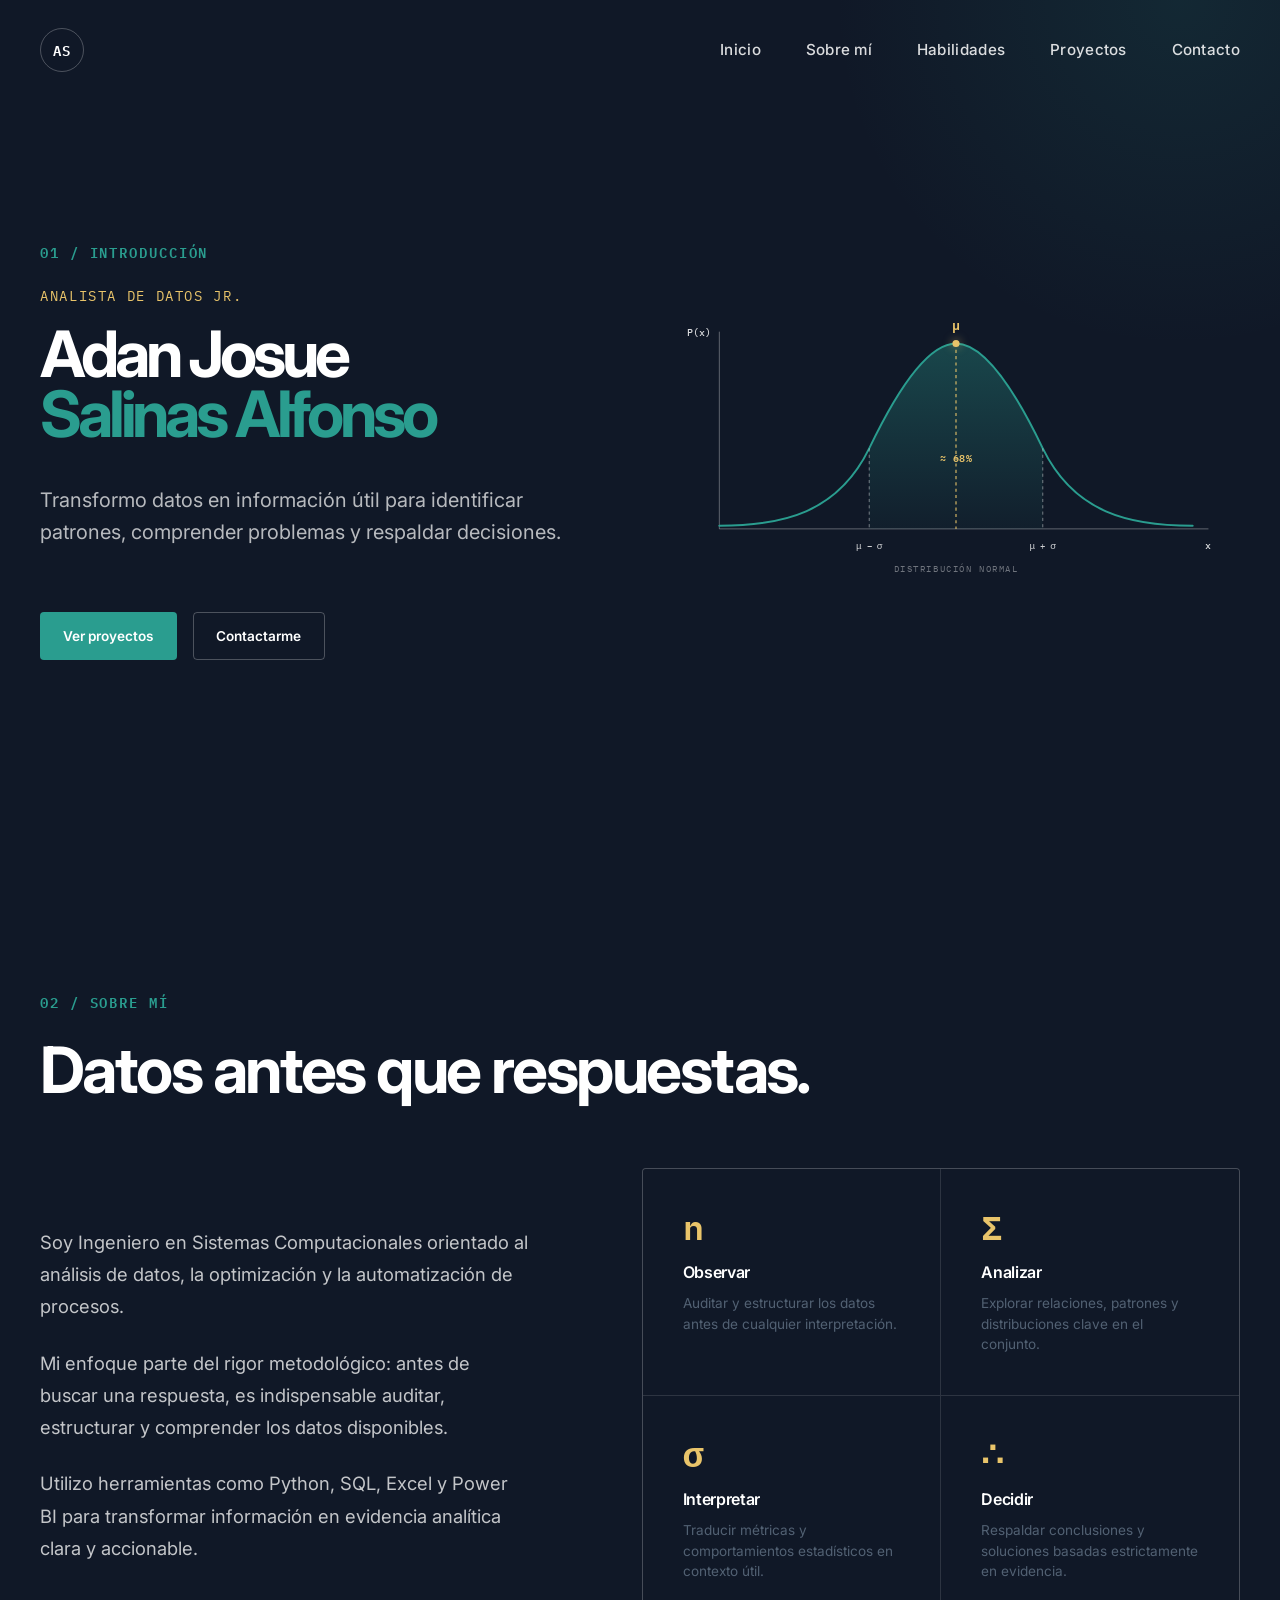
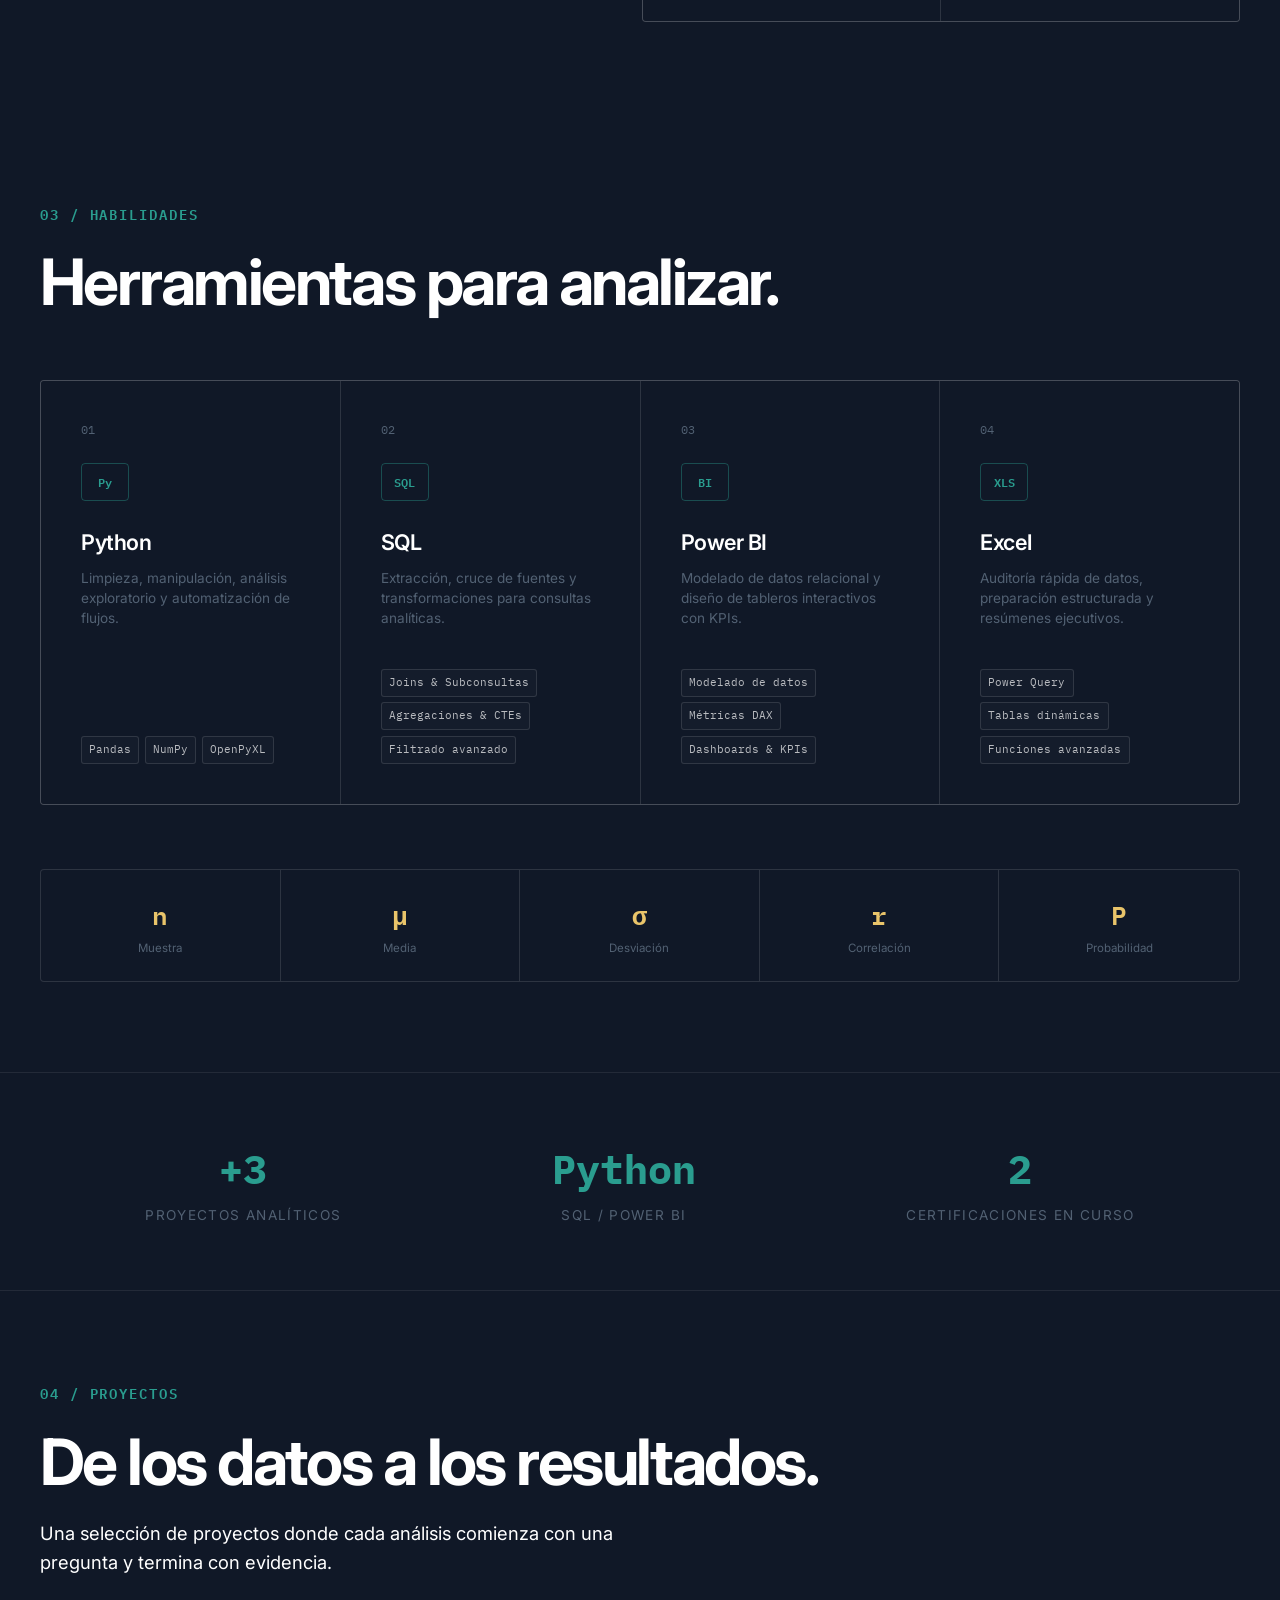
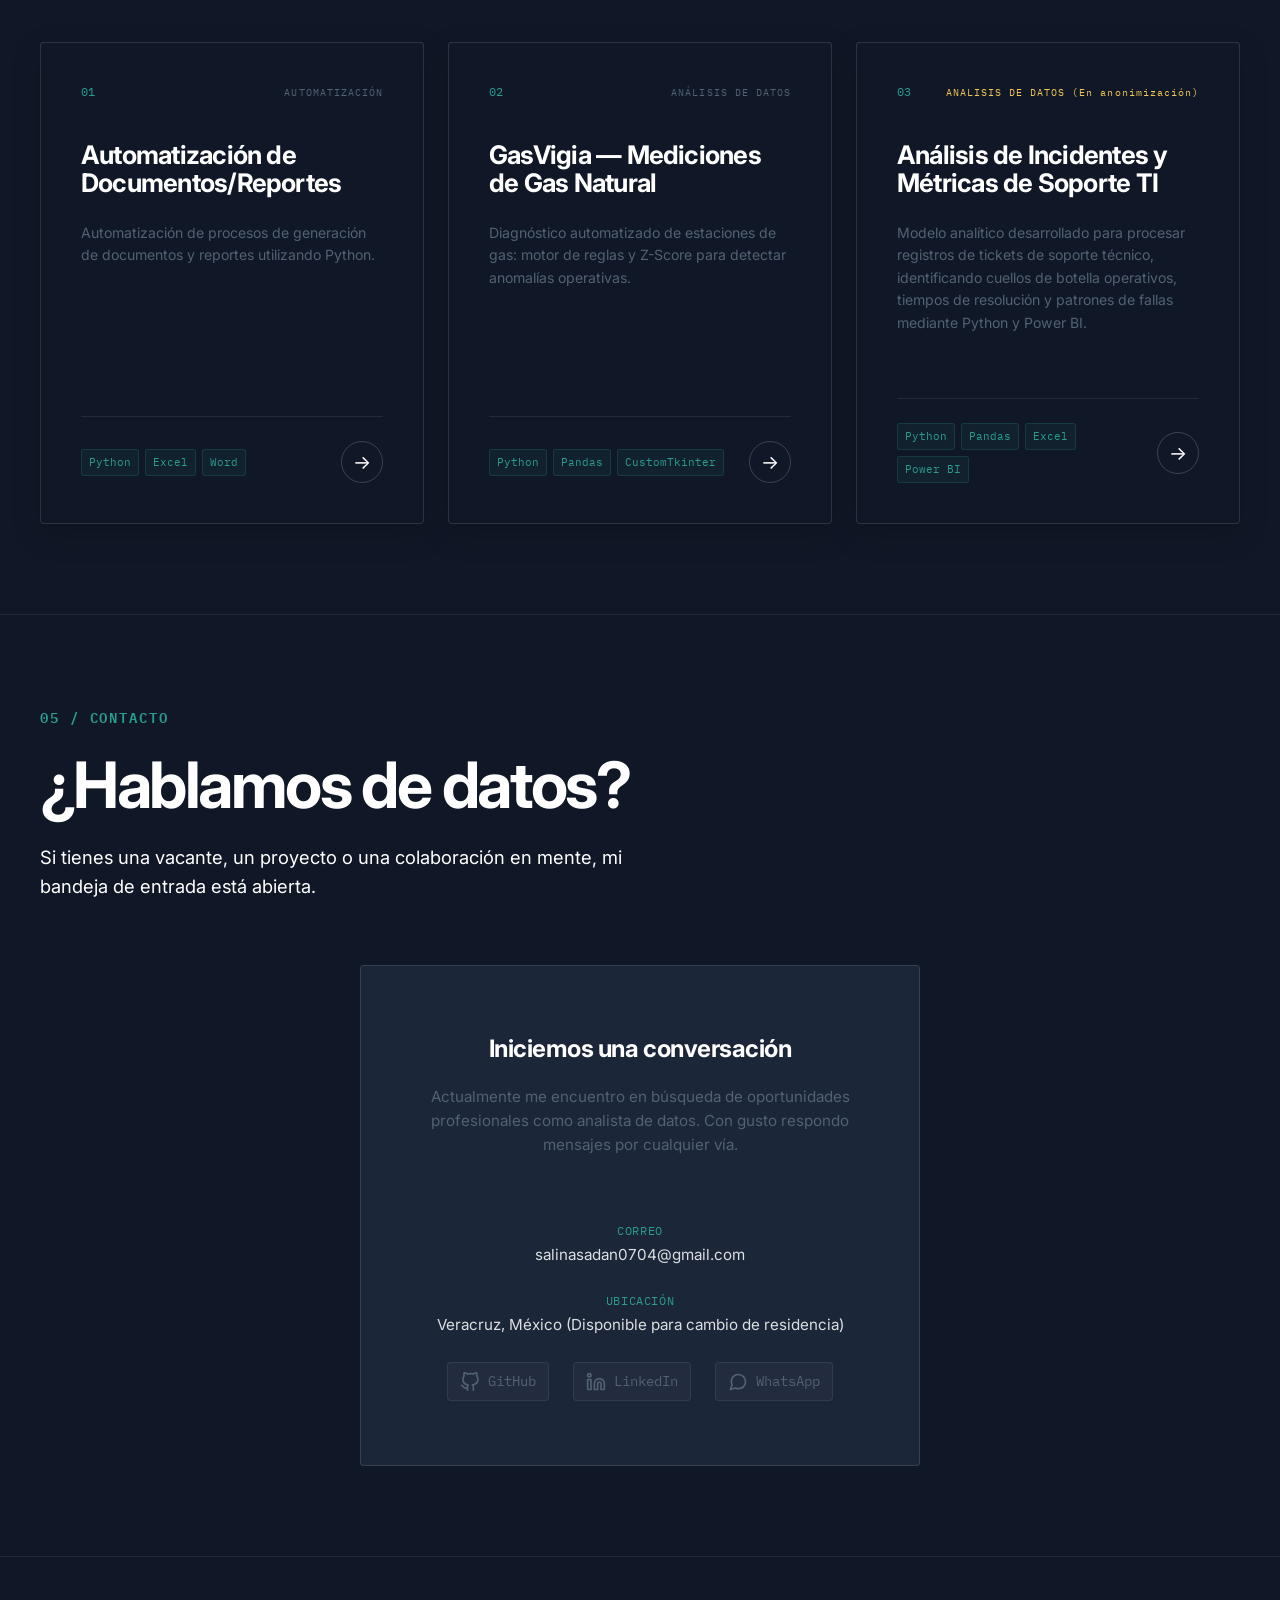
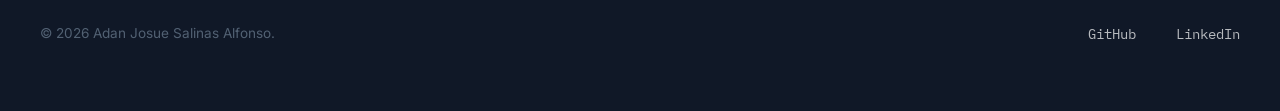
<file: index.html>
<!DOCTYPE html>
<html lang="es">
<head>
    <meta charset="UTF-8">
    <meta name="viewport" content="width=device-width, initial-scale=1.0">
    <meta name="description" content="Portafolio profesional de Adan Josue Salinas Alfonso, Analista de Datos Jr.">
    <meta name="author" content="Adan Josue Salinas Alfonso">
    <title>Adan Josue Salinas Alfonso | Analista de Datos Jr.</title>
    <!-- Tipografías -->
    <link rel="preconnect" href="https://fonts.googleapis.com">
    <link rel="preconnect" href="https://fonts.gstatic.com" crossorigin>
    <link href="https://fonts.googleapis.com/css2?family=IBM+Plex+Mono:wght@400;500;600&family=Inter:wght@400;500;600;700;800&display=swap" rel="stylesheet">
    <!-- Estilos -->
    <link rel="stylesheet" href="css/styles.css">
</head>

<body>

    <!-- ==========================================
        NAVEGACIÓN
    =========================================== -->
    <header class="site-header">
        <div class="container navbar">
            
            <a href="#" class="navbar__logo" aria-label="Inicio">AS</a>

            <!-- Menú de navegación desktop y mobile -->
            <nav class="navbar__nav" id="mobile-menu">
                <ul class="navbar__links">
                    <li><a href="#inicio">Inicio</a></li>
                    <li><a href="#sobre-mi">Sobre mí</a></li>
                    <li><a href="#habilidades">Habilidades</a></li>
                    <li><a href="#proyectos">Proyectos</a></li>
                    <li><a href="#contacto">Contacto</a></li>
                </ul>
            </nav>

            <!-- Botón Hamburguesa -->
            <button class="navbar__toggle" id="menu-toggle" aria-label="Abrir menú" aria-expanded="false">
                <span class="hamburger-bar"></span>
                <span class="hamburger-bar"></span>
                <span class="hamburger-bar"></span>
            </button>

        </div>
    </header>

    <main>

        <!-- ==========================================
        01. INICIO
        =========================================== -->

        <section id="inicio" class="hero section-dark">

            <div class="container hero__content">

                <div class="hero__text">

                    <span class="section-label">
                        01 / INTRODUCCIÓN
                    </span>

                    <p class="hero__eyebrow">
                        Analista de Datos Jr.
                    </p>

                    <h1>
                        Adan Josue
                        <span>Salinas Alfonso</span>
                    </h1>

                    <p class="hero__description">
                        Transformo datos en información útil para 
                        identificar patrones, comprender problemas 
                        y respaldar decisiones.
                    </p>

                    <div class="hero__actions">

                        <a href="#proyectos" class="button button--primary">
                            Ver proyectos
                        </a>

                        <a href="#contacto" class="button button--secondary">
                            Contactarme
                        </a>

                    </div>

                </div>

                <!-- Elemento matemático decorativo -->
                <div class="hero__visual">
                    <svg
                        class="gauss-chart"
                        viewBox="0 0 720 360"
                        xmlns="http://www.w3.org/2000/svg"
                        aria-label="Representación de una distribución normal"
                        role="img"
                    >
                        <defs>
                            <!-- Degradado suave para el área bajo la curva -->
                            <linearGradient id="gaussAreaGrad" x1="0" y1="0" x2="0" y2="1">
                                <stop offset="0%" stop-color="#2A9D8F" stop-opacity="0.35" />
                                <stop offset="100%" stop-color="#2A9D8F" stop-opacity="0.05" />
                            </linearGradient>
                        </defs>

                        <!-- Ejes X e Y -->
                        <line class="gauss-axis" x1="60" y1="280" x2="680" y2="280" />
                        <line class="gauss-axis" x1="60" y1="280" x2="60" y2="30" />

                        <!-- Etiquetas de ejes -->
                        <text class="gauss-axis-label" x="50" y="35" text-anchor="end">P(x)</text>
                        <text class="gauss-axis-label" x="680" y="305" text-anchor="middle">x</text>

                        <!-- Área sombreada del 68% (de μ-σ a μ+σ) coincidente con la curva -->
                        <path
                            class="gauss-area"
                            d="
                                M 250 280
                                L 250 178
                                C 285 105, 325 45, 360 45
                                C 395 45, 435 105, 470 178
                                L 470 280
                                Z
                            "
                        />

                        <!-- Curva normal completa -->
                        <path
                            class="gauss-curve"
                            d="
                                M 60 276
                                C 140 276, 210 260, 250 178
                                C 285 105, 325 45, 360 45
                                C 395 45, 435 105, 470 178
                                C 510 260, 580 276, 660 276
                            "
                        />

                        <!-- Líneas punteadas de delimitación (μ - σ y μ + σ) -->
                        <line class="gauss-deviation-line" x1="250" y1="178" x2="250" y2="280" />
                        <line class="gauss-deviation-line" x1="470" y1="178" x2="470" y2="280" />

                        <!-- Línea central de la media (μ) -->
                        <line class="gauss-mean-line" x1="360" y1="45" x2="360" y2="280" />
                        <circle class="gauss-mean-point" cx="360" cy="45" r="4.5" />

                        <!-- Etiquetas estadísticas -->
                        <text class="gauss-mean-label" x="360" y="28" text-anchor="middle">μ</text>
                        <text class="gauss-deviation-label" x="250" y="305" text-anchor="middle">μ − σ</text>
                        <text class="gauss-deviation-label" x="470" y="305" text-anchor="middle">μ + σ</text>

                        <text class="gauss-probability" x="360" y="195" text-anchor="middle">≈ 68%</text>
                        <text class="gauss-title" x="360" y="335" text-anchor="middle">DISTRIBUCIÓN NORMAL</text>
                    </svg>
                </div>
            </div>

        </section>


        <!-- ==========================================
        02. SOBRE MÍ
        =========================================== -->
        <section id="sobre-mi" class="about section-dark">

            <div class="container">

                <div class="section-heading">

                    <span class="section-label">
                        02 / SOBRE MÍ
                    </span>

                    <h2>
                        Datos antes que respuestas.
                    </h2>

                </div>


                <div class="about__grid">

                    <div class="about__text">

                        <p>
                            Soy Ingeniero en Sistemas Computacionales orientado al análisis 
                            de datos, la optimización y la automatización de procesos.
                        </p>

                        <p>
                            Mi enfoque parte del rigor metodológico: antes de buscar una respuesta, 
                            es indispensable auditar, estructurar y comprender los datos disponibles.
                        </p>

                        <p>
                            Utilizo herramientas como Python, SQL, Excel y Power BI para transformar 
                            información en evidencia analítica clara y accionable.
                        </p>

                    </div>


                    <div class="about__principles">

                        <article class="principle-card">

                            <span class="principle-card__symbol">
                                n
                            </span>

                            <h3>
                                Observar
                            </h3>

                            <p>
                                Auditar y estructurar los datos antes de cualquier interpretación.
                            </p>

                        </article>


                        <article class="principle-card">

                            <span class="principle-card__symbol">
                                &Sigma;
                            </span>

                            <h3>
                                Analizar
                            </h3>

                            <p>
                                Explorar relaciones, patrones y distribuciones clave en el conjunto.
                            </p>

                        </article>


                        <article class="principle-card">

                            <span class="principle-card__symbol">
                                &sigma;
                            </span>

                            <h3>
                                Interpretar
                            </h3>

                            <p>
                                Traducir métricas y comportamientos estadísticos en contexto útil.
                            </p>

                        </article>


                        <article class="principle-card">

                            <span class="principle-card__symbol">
                                &#8756;
                            </span>

                            <h3>
                                Decidir
                            </h3>

                            <p>
                                Respaldar conclusiones y soluciones basadas estrictamente en evidencia.
                            </p>

                        </article>

                    </div>

                </div>

            </div>

        </section>


        <!-- ==========================================
        03. HABILIDADES
        =========================================== -->
        <section id="habilidades" class="skills section-dark">

            <div class="container">

                <div class="section-heading">

                    <span class="section-label">
                        03 / HABILIDADES
                    </span>

                    <h2>
                        Herramientas para analizar.
                    </h2>

                </div>


                <div class="skills__grid">

                    <!-- Python -->
                    <article class="skill-card">

                        <span class="skill-card__number">
                            01
                        </span>

                        <div class="skill-card__icon">
                            Py
                        </div>

                        <h3>
                            Python
                        </h3>

                        <p>
                            Limpieza, manipulación, análisis exploratorio 
                            y automatización de flujos.
                        </p>

                        <ul class="skill-card__tools">

                            <li>Pandas</li>
                            <li>NumPy</li>
                            <li>OpenPyXL</li>

                        </ul>

                    </article>


                    <!-- SQL -->
                    <article class="skill-card">

                        <span class="skill-card__number">
                            02
                        </span>

                        <div class="skill-card__icon">
                            SQL
                        </div>

                        <h3>
                            SQL
                        </h3>

                        <p>
                            Extracción, cruce de fuentes y transformaciones 
                            para consultas analíticas.
                        </p>

                        <ul class="skill-card__tools">

                            <li>Joins & Subconsultas</li>
                            <li>Agregaciones & CTEs</li>
                            <li>Filtrado avanzado</li>

                        </ul>

                    </article>


                    <!-- Power BI -->
                    <article class="skill-card">

                        <span class="skill-card__number">
                            03
                        </span>

                        <div class="skill-card__icon">
                            BI
                        </div>

                        <h3>
                            Power BI
                        </h3>

                        <p>
                            Modelado de datos relacional y diseño 
                            de tableros interactivos con KPIs.
                        </p>

                        <ul class="skill-card__tools">

                            <li>Modelado de datos</li>
                            <li>Métricas DAX</li>
                            <li>Dashboards & KPIs</li>

                        </ul>

                    </article>


                    <!-- Excel -->
                    <article class="skill-card">

                        <span class="skill-card__number">
                            04
                        </span>

                        <div class="skill-card__icon">
                            XLS
                        </div>

                        <h3>
                            Excel
                        </h3>

                        <p>
                            Auditoría rápida de datos, preparación 
                            estructurada y resúmenes ejecutivos.
                        </p>

                        <ul class="skill-card__tools">

                            <li>Power Query</li>
                            <li>Tablas dinámicas</li>
                            <li>Funciones avanzadas</li>

                        </ul>

                    </article>

                </div>


                <!-- Lenguaje estadístico -->
                <div class="statistics-strip">

                    <div>
                        <span>n</span>
                        <small>Muestra</small>
                    </div>

                    <div>
                        <span>μ</span>
                        <small>Media</small>
                    </div>

                    <div>
                        <span>σ</span>
                        <small>Desviación</small>
                    </div>

                    <div>
                        <span>r</span>
                        <small>Correlación</small>
                    </div>

                    <div>
                        <span>P</span>
                        <small>Probabilidad</small>
                    </div>

                </div>

            </div>

        </section>

        <!-- ==========================================
        DIVISOR DE IMPACTO (Reemplazo del div vacío)
        =========================================== -->
        <div class="impact-divider">
            <div class="container">
                <div class="impact-stats">
                    <div class="stat-item">
                        <span class="stat-number">+3</span>
                        <p>Proyectos Analíticos</p>
                    </div>
                    <div class="stat-item">
                        <span class="stat-number">Python</span>
                        <p>SQL / Power BI</p>
                    </div>
                    <div class="stat-item">
                        <span class="stat-number">2</span>
                        <p>Certificaciones en curso</p>
                    </div>
                </div>
            </div>
        </div>


        <!-- ==========================================
        04. PROYECTOS
        =========================================== -->
        <section id="proyectos" class="projects section-dark">

            <div class="container">

                <div class="section-heading">

                    <span class="section-label">
                        04 / PROYECTOS
                    </span>

                    <h2>
                        De los datos a los resultados.
                    </h2>

                    <p>
                        Una selección de proyectos donde cada análisis
                        comienza con una pregunta y termina con evidencia.
                    </p>

                </div>


                <div class="projects__grid">

                    <!-- Proyecto 01 -->
                    <article class="project-card">

                        <div class="project-card__header">
                            <span class="project-card__number">01</span>
                            <span class="project-card__type">AUTOMATIZACIÓN</span>
                        </div>

                        <div class="project-card__content">
                            <h3>
                                Automatización
                                de Documentos/Reportes
                            </h3>
                            <p>
                                Automatización de procesos de
                                generación de documentos y reportes
                                utilizando Python.
                            </p>
                        </div>

                        <div class="project-card__footer">
                            <ul class="project-card__tags">
                                <li>Python</li>
                                <li>Excel</li>
                                <li>Word</li>
                            </ul>

                            <a
                                href="pages/proyecto_automatizacion.html"
                                class="project-card__link"
                                aria-label="Ver proyecto de automatización"
                            >
                                →
                            </a>
                        </div>

                    </article>

                    <!-- Proyecto 01 -->


                    <!-- Proyecto 02 -->
                    <article class="project-card">

                        <div class="project-card__header">
                            <span class="project-card__number">02</span>
                            <span class="project-card__type">ANÁLISIS DE DATOS</span>
                        </div>

                        <div class="project-card__content">
                            <h3>
                                GasVigia — Mediciones de Gas Natural
                            </h3>
                            <p>
                                Diagnóstico automatizado de estaciones de
                                gas: motor de reglas y Z-Score para
                                detectar anomalías operativas.
                            </p>
                        </div>

                        <div class="project-card__footer">
                            <ul class="project-card__tags">
                                <li>Python</li>
                                <li>Pandas</li>
                                <li>CustomTkinter</li>
                            </ul>

                            <a
                                href="pages/proyecto_medgas.html"
                                class="project-card__link"
                                aria-label="Ver proyecto Medicion de Gas Natural"
                            >
                                →
                            </a>
                        </div>

                    </article>


                    <!-- Proyecto 03 -->
                    <article class="project-card">

                        <div class="project-card__header">
                            <span class="project-card__number">03</span>
                            <span class="project-card__type" style="color: #f3c653;">ANALISIS DE DATOS (En anonimización)</span>
                        </div>

                            <div class="project-card__content">
                            <h3>
                                Análisis de Incidentes y Métricas de Soporte TI
                            </h3>
                            <p>
                                Modelo analítico desarrollado para procesar registros de tickets de soporte técnico, identificando cuellos de botella operativos, tiempos de resolución y patrones de fallas mediante Python y Power BI.
                            </p>
                        </div>

                        <div class="project-card__footer">
                            <ul class="project-card__tags">
                                <li>Python</li>
                                <li>Pandas</li>
                                <li>Excel</li>
                                <li>Power BI</li>
                            </ul>

                            <a
                                href="pages/proyecto_soporte_ti.html"
                                class="project-card__link"
                                aria-label="Ver proyecto Soporte TI"
                            >
                                →
                            </a>
                        </div>

                    </article>

                </div>

            </div>

        </section>

        <!-- ==========================================
        05. CONTACTO
        =========================================== -->
        <section id="contacto" class="contact section-dark">

            <div class="container">

                <div class="section-heading">

                    <span class="section-label">
                        05 / CONTACTO
                    </span>

                    <h2>
                        ¿Hablamos de datos?
                    </h2>

                    <p>
                        Si tienes una vacante, un proyecto o una colaboración 
                        en mente, mi bandeja de entrada está abierta.
                    </p>

                </div>


                <div class="contact__grid">

                    <!-- Información de contacto directa -->
                    <div class="contact__info">

                        <h3>Iniciemos una conversación</h3>
                        
                        <p>
                            Actualmente me encuentro en búsqueda de oportunidades profesionales 
                            como analista de datos. Con gusto respondo mensajes por cualquier vía.
                        </p>

                        <div class="contact__details">

                            <div class="contact__item">
                                <span class="contact__item-label">Correo</span>
                                <a href="mailto:contacto@example.com">salinasadan0704@gmail.com</a>
                            </div>

                            <div class="contact__item">
                                <span class="contact__item-label">Ubicación</span>
                                <span>Veracruz, México (Disponible para cambio de residencia)</span>
                            </div>

                            <!-- Redes Sociales / Contacto Directo con Iconos SVG -->
                            <div class="social-links-container">
                                <!-- GitHub -->
                                <a href="https://github.com/AdanAlfonso" target="_blank" rel="noopener" class="social-icon-link" aria-label="GitHub">
                                    <svg class="social-svg" viewBox="0 0 24 24" width="20" height="20" stroke="currentColor" stroke-width="2" fill="none" stroke-linecap="round" stroke-linejoin="round">
                                        <path d="M9 19c-5 1.5-5-2.5-7-3m14 6v-3.87a3.37 3.37 0 0 0-.94-2.61c3.14-.35 6.44-1.54 6.44-7A5.44 5.44 0 0 0 20 4.77 5.07 5.07 0 0 0 19.91 1S18.73.65 16 2.48a13.38 13.38 0 0 0-7 0C6.27.65 5.09 1 5.09 1A5.07 5.07 0 0 0 5 4.77a5.44 5.44 0 0 0-1.5 3.78c0 5.42 3.3 6.61 6.44 7A3.37 3.37 0 0 0 9 18.13V22"></path>
                                    </svg>
                                    <span>GitHub</span>
                                </a>

                                <!-- LinkedIn -->
                                <a href="https://www.linkedin.com/in/adan-alfonso/" target="_blank" rel="noopener" class="social-icon-link" aria-label="LinkedIn">
                                    <svg class="social-svg" viewBox="0 0 24 24" width="20" height="20" stroke="currentColor" stroke-width="2" fill="none" stroke-linecap="round" stroke-linejoin="round">
                                        <path d="M16 8a6 6 0 0 1 6 6v7h-4v-7a2 2 0 0 0-2-2 2 2 0 0 0-2 2v7h-4v-7a6 6 0 0 1 6-6z"></path>
                                        <rect x="2" y="9" width="4" height="12"></rect>
                                        <circle cx="4" cy="4" r="2"></circle>
                                    </svg>
                                    <span>LinkedIn</span>
                                </a>

                                <!-- WhatsApp -->
                                <a href="https://wa.me/5219221220672?text=Hola%20Adan,%20vi%20tu%20portafolio%20y%20me%20gustaría%20contactarte." target="_blank" rel="noopener" class="social-icon-link social-whatsapp" aria-label="WhatsApp">
                                    <svg class="social-svg" viewBox="0 0 24 24" width="20" height="20" stroke="currentColor" stroke-width="2" fill="none" stroke-linecap="round" stroke-linejoin="round">
                                        <path d="M21 11.5a8.38 8.38 0 0 1-.9 3.8 8.5 8.5 0 0 1-7.6 4.7 8.38 8.38 0 0 1-3.8-.9L3 21l1.9-5.7a8.38 8.38 0 0 1-.9-3.8 8.5 8.5 0 0 1 4.7-7.6 8.38 8.38 0 0 1 3.8-.9h.5a8.48 8.48 0 0 1 8 8v.5z"></path>
                                    </svg>
                                    <span>WhatsApp</span>
                                </a>
                            </div>
                        </div>

                    </div>

                </div>

            </div>

        </section>

    </main>


    <!-- ==========================================
    FOOTER
    =========================================== -->
    <footer class="site-footer">

        <div class="container footer__container">

            <div class="footer__left">
                <p>&copy; 2026 Adan Josue Salinas Alfonso.</p>
            </div>

            <div class="footer__right">
                <ul class="footer__socials">
                    <li><a href="https://github.com/AdanAlfonso" target="_blank" rel="noopener">GitHub</a></li>
                    <li><a href="https://www.linkedin.com/in/adan-alfonso/" target="_blank" rel="noopener">LinkedIn</a></li>
                </ul>
            </div>

        </div>

    </footer>

    <!-- JavaScript -->
    <script src="js/menu.js"></script>

</body>

</html>
</file>
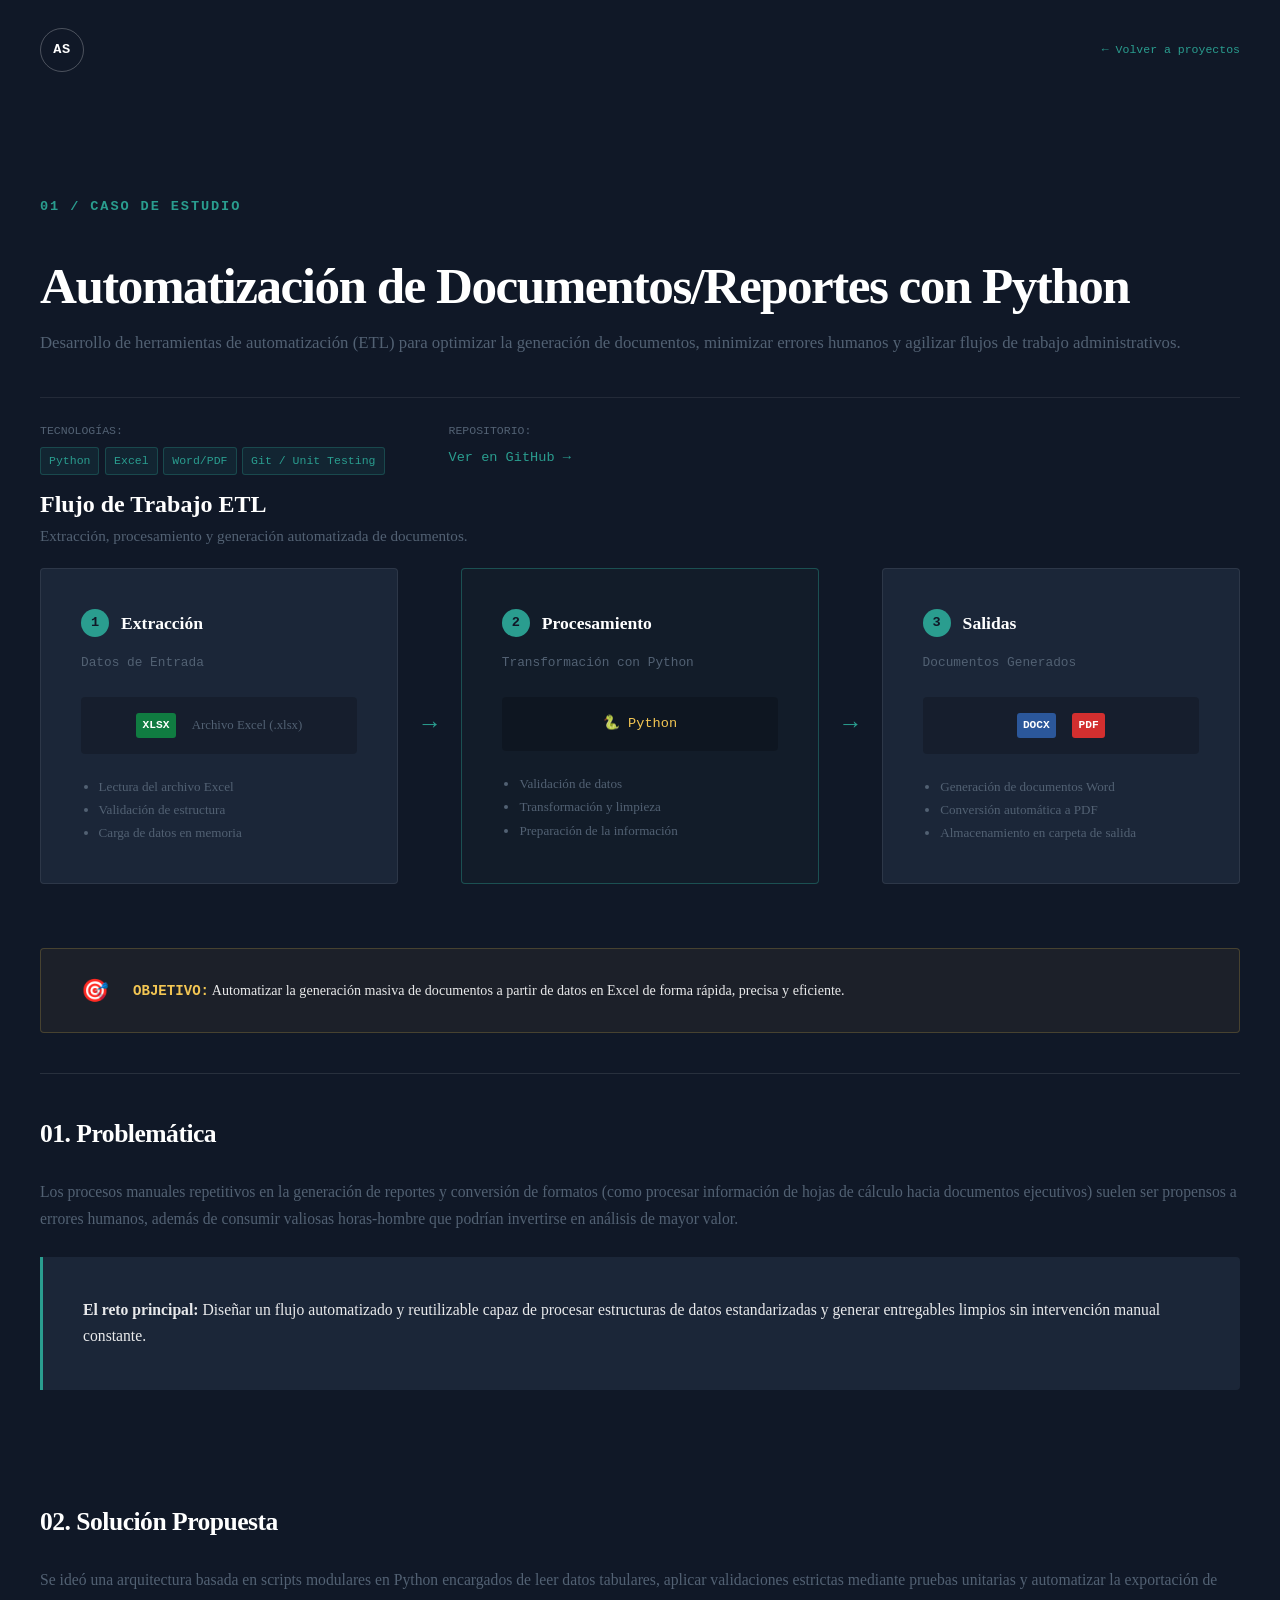
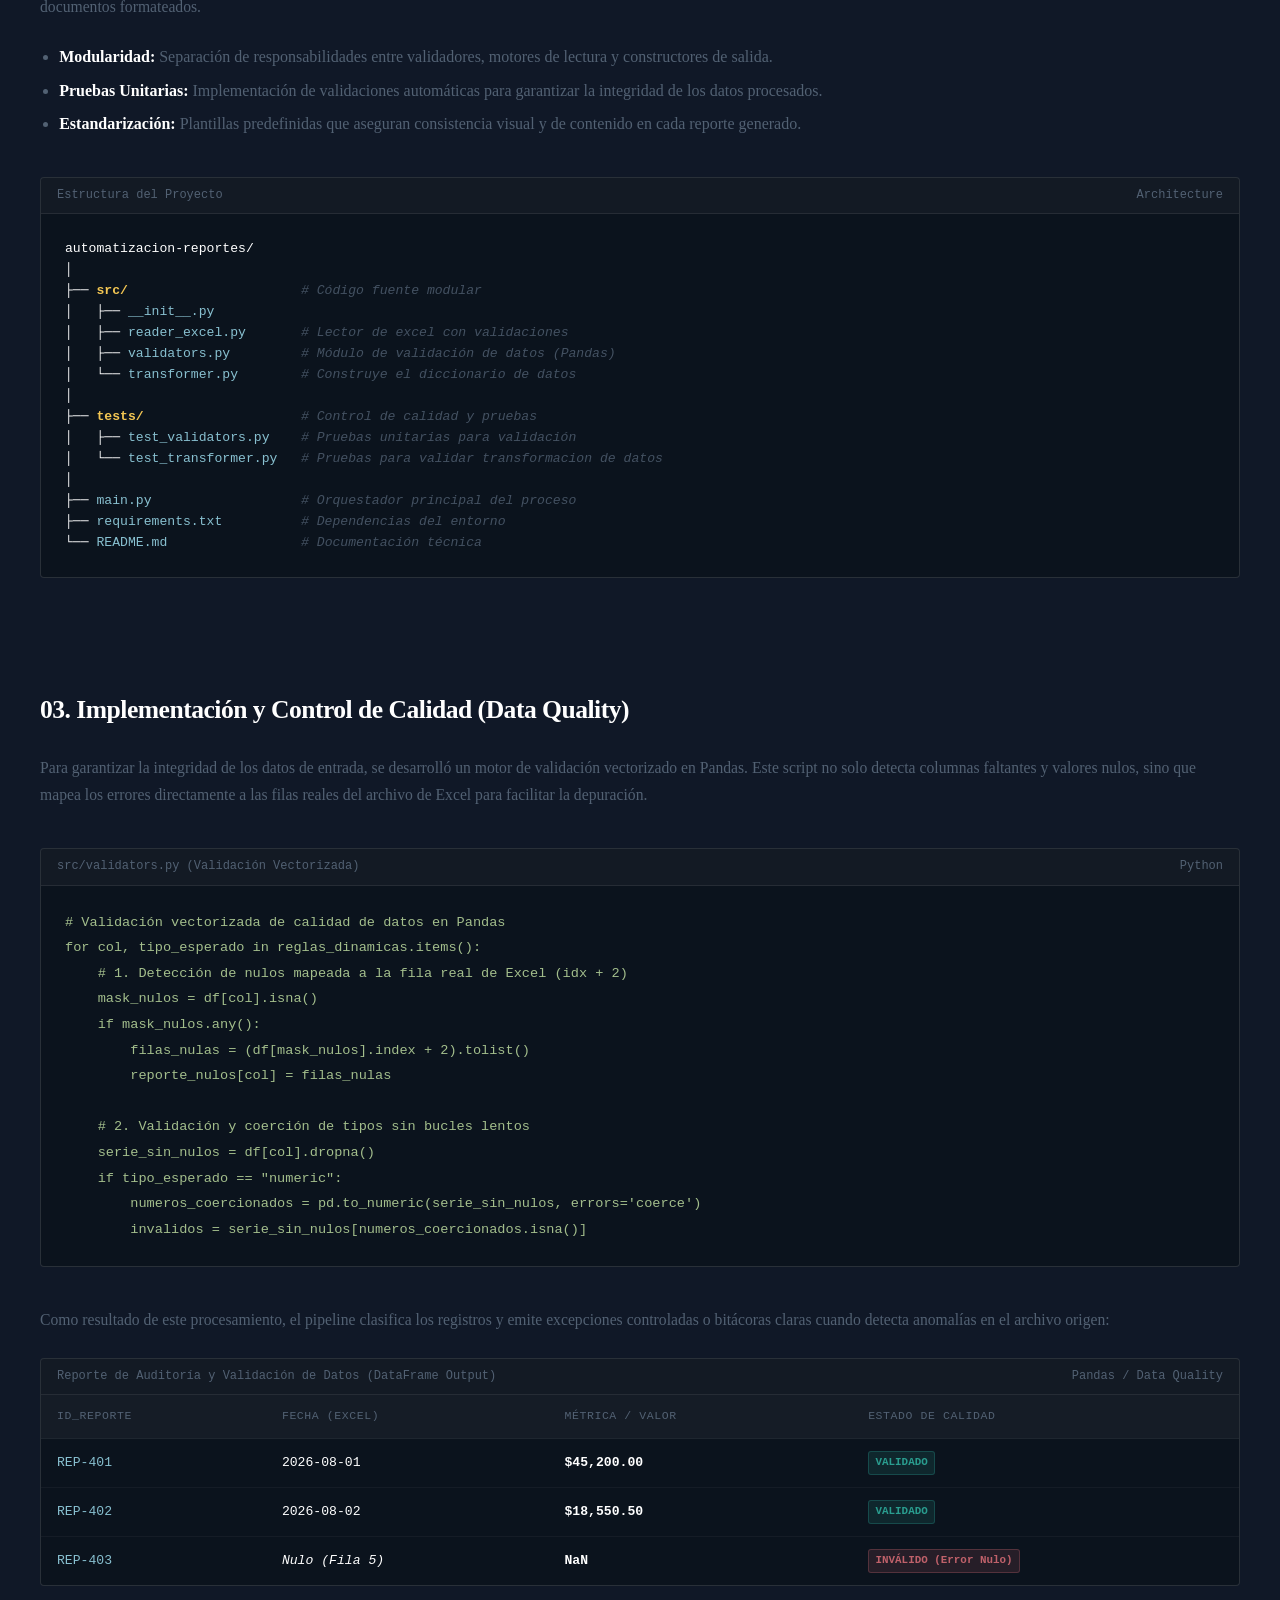
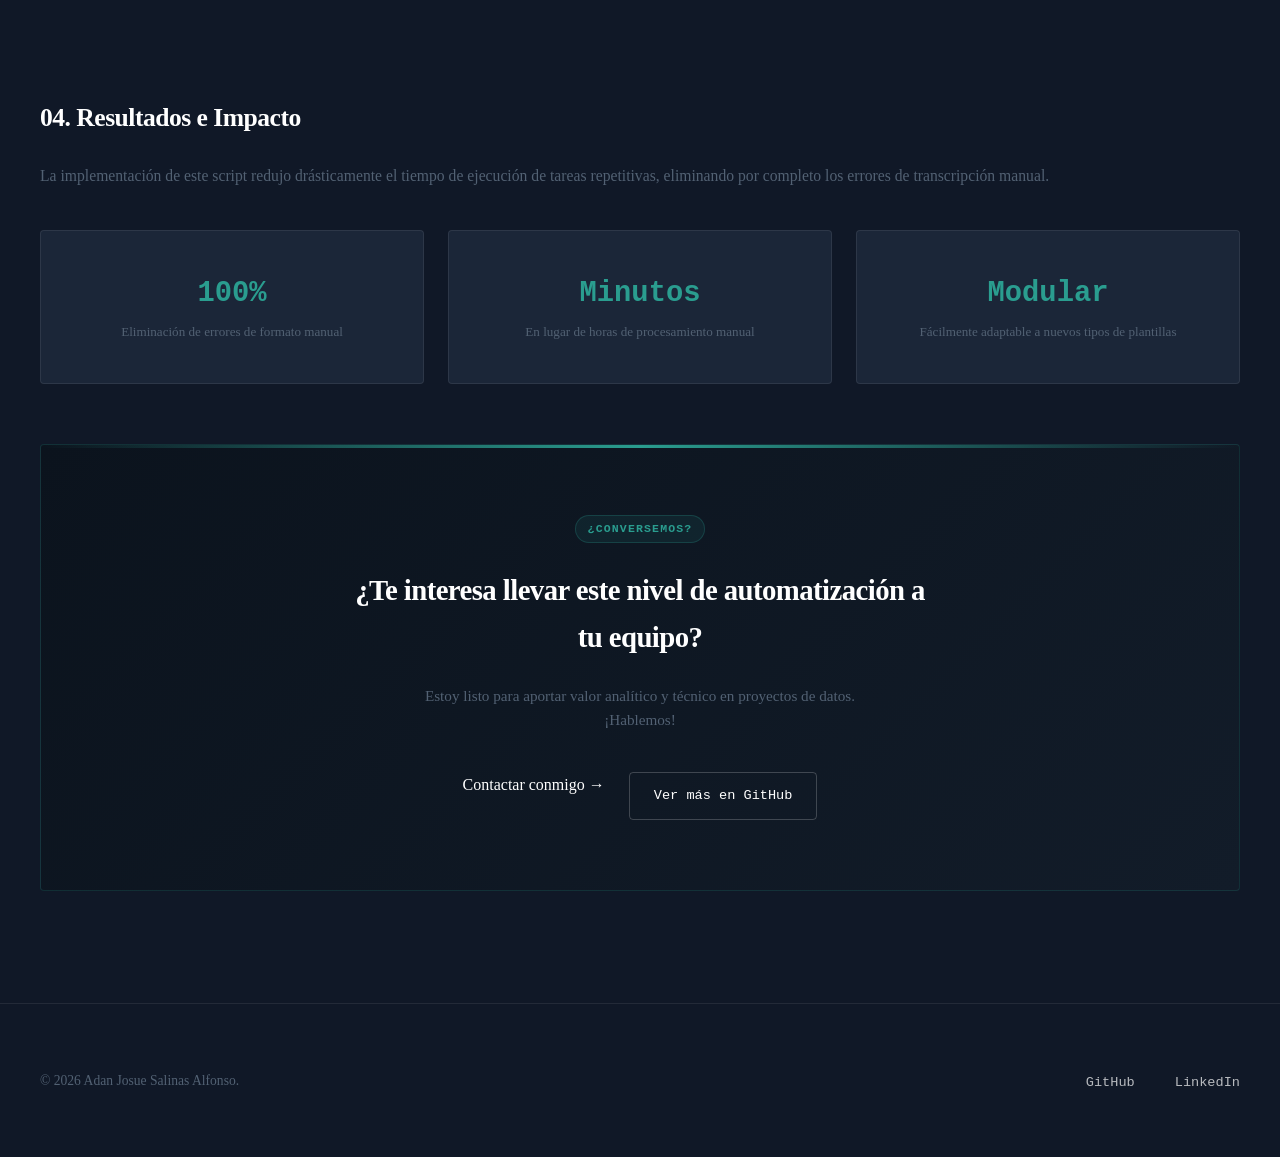
<file: pages/proyecto_automatizacion.html>
<!DOCTYPE html>
<html lang="es">
<head>
    <meta charset="UTF-8">
    <meta name="viewport" content="width=device-width, initial-scale=1.0">
    <title>Automatización de Reportes | Portafolio de Adan Salinas</title>
    
    <!-- Google Fonts -->
    <link rel="preconnect" href="https://fonts.googleapis.com">
    <link rel="preconnect" href="https://fonts.gstatic.com" crossorigin>
    <link href="https://fonts.googleapis.com/css2?family=Fira+Code:wght@400;500;600&family=Plus+Jakarta+Sans:wght@400;500;600;700&display=swap" rel="stylesheet">
    
    <!-- Estilos CSS -->
    <link rel="stylesheet" href="../css/styles.css">
    <link rel="stylesheet" href="../css/proyecto_automatizacion.css">
</head>
<body class="project-detail-page">

    <!-- Header / Navegación interna -->
    <header class="site-header">
        <div class="container navbar">
            <a href="../index.html" class="navbar__logo" aria-label="Inicio">AS</a>
            <a href="../index.html#proyectos" class="back-link">← Volver a proyectos</a>
        </div>
    </header>

    <main class="project-main">
        <div class="container">

            <!-- 1. Nombre del proyecto y Metadatos -->
            <header class="project-header">
                <span class="section-label">01 / CASO DE ESTUDIO</span>
                <h1>Automatización de Documentos/Reportes con Python</h1>
                <p class="project-subtitle">
                    Desarrollo de herramientas de automatización (ETL) para optimizar la generación de documentos, 
                    minimizar errores humanos y agilizar flujos de trabajo administrativos.
                </p>

                <div class="project-meta">
                    <div class="meta-group">
                        <span class="meta-label">Tecnologías:</span>
                        <ul class="tag-list">
                            <li>Python</li>
                            <li>Excel</li>
                            <li>Word/PDF</li>
                            <li>Git / Unit Testing</li>
                        </ul>
                    </div>
                    <div class="meta-group">
                        <span class="meta-label">Repositorio:</span>
                        <a href="https://github.com/AdanAlfonso/Automatizacion-Etl-Python" target="_blank" rel="noopener" class="repo-link">Ver en GitHub →</a>
                    </div>
                </div>

                <!-- Diagrama de Flujo ETL Visual -->
                <section class="etl-flow-section">
                    <h2>Flujo de Trabajo ETL</h2>
                    <p class="etl-intro">Extracción, procesamiento y generación automatizada de documentos.</p>

                    <div class="etl-container">
                        <!-- Paso 1: Extracción -->
                        <div class="etl-card">
                            <div class="etl-step-header">
                                <span class="etl-badge">1</span>
                                <h3>Extracción</h3>
                            </div>
                            <p class="etl-step-desc">Datos de Entrada</p>
                            <div class="etl-icon-box">
                                <span class="file-badge excel">XLSX</span>
                                <span class="etl-label-sub">Archivo Excel (.xlsx)</span>
                            </div>
                            <ul class="etl-list">
                                <li>Lectura del archivo Excel</li>
                                <li>Validación de estructura</li>
                                <li>Carga de datos en memoria</li>
                            </ul>
                        </div>

                        <!-- Flecha de conexión -->
                        <div class="etl-arrow">→</div>

                        <!-- Paso 2: Procesamiento -->
                        <div class="etl-card etl-highlight">
                            <div class="etl-step-header">
                                <span class="etl-badge">2</span>
                                <h3>Procesamiento</h3>
                            </div>
                            <p class="etl-step-desc">Transformación con Python</p>
                            <div class="etl-icon-box">
                                <span class="py-logo">🐍 Python</span>
                            </div>
                            <ul class="etl-list">
                                <li>Validación de datos</li>
                                <li>Transformación y limpieza</li>
                                <li>Preparación de la información</li>
                            </ul>
                        </div>

                        <!-- Flecha de conexión -->
                        <div class="etl-arrow">→</div>

                        <!-- Paso 3: Salidas -->
                        <div class="etl-card">
                            <div class="etl-step-header">
                                <span class="etl-badge">3</span>
                                <h3>Salidas</h3>
                            </div>
                            <p class="etl-step-desc">Documentos Generados</p>
                            <div class="etl-icon-box">
                                <span class="file-badge word">DOCX</span>
                                <span class="file-badge pdf">PDF</span>
                            </div>
                            <ul class="etl-list">
                                <li>Generación de documentos Word</li>
                                <li>Conversión automática a PDF</li>
                                <li>Almacenamiento en carpeta de salida</li>
                            </ul>
                        </div>
                    </div>

                    <!-- Banner de Objetivo -->
                    <div class="etl-objective-banner">
                        <span class="objective-icon">🎯</span>
                        <p><strong>OBJETIVO:</strong> Automatizar la generación masiva de documentos a partir de datos en Excel de forma rápida, precisa y eficiente.</p>
                    </div>
                </section>
            </header>

            <!-- Separador visual -->
            <hr class="project-divider">

            <!-- Contenido del caso de estudio -->
            <div class="project-content">

                <!-- 2. Problemática -->
                <section class="project-section">
                    <h2>01. Problemática</h2>
                    <p>
                        Los procesos manuales repetitivos en la generación de reportes y conversión de formatos 
                        (como procesar información de hojas de cálculo hacia documentos ejecutivos) suelen ser propensos 
                        a errores humanos, además de consumir valiosas horas-hombre que podrían invertirse en análisis de mayor valor.
                    </p>
                    <div class="highlight-box">
                        <p><strong>El reto principal:</strong> Diseñar un flujo automatizado y reutilizable capaz de procesar estructuras de datos estandarizadas y generar entregables limpios sin intervención manual constante.</p>
                    </div>
                </section>

                <!-- 3. Solución Propuesta -->
                <section class="project-section">
                    <h2>02. Solución Propuesta</h2>
                    <p>
                        Se ideó una arquitectura basada en scripts modulares en Python encargados de leer datos tabulares, 
                        aplicar validaciones estrictas mediante pruebas unitarias y automatizar la exportación de documentos formateados.
                    </p>
                    <ul class="solution-list">
                        <li><strong>Modularidad:</strong> Separación de responsabilidades entre validadores, motores de lectura y constructores de salida.</li>
                        <li><strong>Pruebas Unitarias:</strong> Implementación de validaciones automáticas para garantizar la integridad de los datos procesados.</li>
                        <li><strong>Estandarización:</strong> Plantillas predefinidas que aseguran consistencia visual y de contenido en cada reporte generado.</li>
                    </ul>
                    <!-- Visualización del Árbol de Directorios -->
                    <div class="directory-tree-wrapper">
                        <div class="code-header">
                            <span>Estructura del Proyecto</span>
                            <span class="code-lang">Architecture</span>
                        </div>
                        <pre class="directory-tree"><code>automatizacion-reportes/
│
├── <span class="folder">src/</span>                      <span class="comment"># Código fuente modular</span>
│   ├── <span class="file">__init__.py</span>
│   ├── <span class="file">reader_excel.py</span>       <span class="comment"># Lector de excel con validaciones</span>
│   ├── <span class="file">validators.py</span>         <span class="comment"># Módulo de validación de datos (Pandas)</span>
│   └── <span class="file">transformer.py</span>        <span class="comment"># Construye el diccionario de datos</span>
│
├── <span class="folder">tests/</span>                    <span class="comment"># Control de calidad y pruebas</span>
│   ├── <span class="file">test_validators.py</span>    <span class="comment"># Pruebas unitarias para validación</span>
│   └── <span class="file">test_transformer.py</span>   <span class="comment"># Pruebas para validar transformacion de datos</span>
│
├── <span class="file">main.py</span>                   <span class="comment"># Orquestador principal del proceso</span>
├── <span class="file">requirements.txt</span>          <span class="comment"># Dependencias del entorno</span>
└── <span class="file">README.md</span>                 <span class="comment"># Documentación técnica</span></code></pre>
                    </div>
                </section>

                <!-- 4. Implementación y Control de Calidad -->
                <section class="project-section">
                    <h2>03. Implementación y Control de Calidad (Data Quality)</h2>
                    <p>
                        Para garantizar la integridad de los datos de entrada, se desarrolló un motor de validación 
                        vectorizado en Pandas. Este script no solo detecta columnas faltantes y valores nulos, sino que 
                        mapea los errores directamente a las filas reales del archivo de Excel para facilitar la depuración.
                    </p>

                    <!-- Bloque de Código Clave -->
                    <div class="code-block-wrapper">
                        <div class="code-header">
                            <span>src/validators.py (Validación Vectorizada)</span>
                            <span class="code-lang">Python</span>
                        </div>
                        <pre><code># Validación vectorizada de calidad de datos en Pandas
for col, tipo_esperado in reglas_dinamicas.items():
    # 1. Detección de nulos mapeada a la fila real de Excel (idx + 2)
    mask_nulos = df[col].isna()
    if mask_nulos.any():
        filas_nulas = (df[mask_nulos].index + 2).tolist()
        reporte_nulos[col] = filas_nulas

    # 2. Validación y coerción de tipos sin bucles lentos
    serie_sin_nulos = df[col].dropna()
    if tipo_esperado == "numeric":
        numeros_coercionados = pd.to_numeric(serie_sin_nulos, errors='coerce')
        invalidos = serie_sin_nulos[numeros_coercionados.isna()]</code></pre>
                    </div>

                    <p style="margin-top: var(--space-lg);">
                        Como resultado de este procesamiento, el pipeline clasifica los registros y emite excepciones controladas 
                        o bitácoras claras cuando detecta anomalías en el archivo origen:
                    </p>

                    <!-- Tabla Analítica -->
                    <div class="data-preview-wrapper">
                        <div class="code-header">
                            <span>Reporte de Auditoría y Validación de Datos (DataFrame Output)</span>
                            <span class="code-lang">Pandas / Data Quality</span>
                        </div>
                        <div class="table-container">
                            <table class="analytics-table">
                                <thead>
                                    <tr>
                                        <th>ID_Reporte</th>
                                        <th>Fecha (Excel)</th>
                                        <th>Métrica / Valor</th>
                                        <th>Estado de Calidad</th>
                                    </tr>
                                </thead>
                                <tbody>
                                    <tr>
                                        <td><code>REP-401</code></td>
                                        <td>2026-08-01</td>
                                        <td class="metric-val">$45,200.00</td>
                                        <td><span class="badge-status success">VALIDADO</span></td>
                                    </tr>
                                    <tr>
                                        <td><code>REP-402</code></td>
                                        <td>2026-08-02</td>
                                        <td class="metric-val">$18,550.50</td>
                                        <td><span class="badge-status success">VALIDADO</span></td>
                                    </tr>
                                    <tr>
                                        <td><code>REP-403</code></td>
                                        <td class="text-muted"><em>Nulo (Fila 5)</em></td>
                                        <td class="metric-error">NaN</td>
                                        <td><span class="badge-status error">INVÁLIDO (Error Nulo)</span></td>
                                    </tr>
                                </tbody>
                            </table>
                        </div>
                    </div>
                </section>

                <!-- 5. Resultados -->
                <section class="project-section">
                    <h2>04. Resultados e Impacto</h2>
                    <p>
                        La implementación de este script redujo drásticamente el tiempo de ejecución de tareas repetitivas, 
                        eliminando por completo los errores de transcripción manual.
                    </p>
                    <div class="results-grid">
                        <div class="result-card">
                            <span class="result-metric">100%</span>
                            <p>Eliminación de errores de formato manual</p>
                        </div>
                        <div class="result-card">
                            <span class="result-metric">Minutos</span>
                            <p>En lugar de horas de procesamiento manual</p>
                        </div>
                        <div class="result-card">
                            <span class="result-metric">Modular</span>
                            <p>Fácilmente adaptable a nuevos tipos de plantillas</p>
                        </div>
                    </div>
                </section>

            </div>

            <!-- CTA de Cierre Mejorado -->
            <section class="project-footer-cta">
                <div class="cta-badge">¿CONVERSEMOS?</div>
                <h3>¿Te interesa llevar este nivel de automatización a tu equipo?</h3>
                <p>Estoy listo para aportar valor analítico y técnico en proyectos de datos. ¡Hablemos!</p>
                <div class="cta-actions">
                    <a href="../index.html#contacto" class="btn btn-primary">Contactar conmigo →</a>
                    <a href="https://github.com/AdanAlfonso/Automatizacion-Etl-Python" target="_blank" rel="noopener" class="btn btn-secondary">Ver más en GitHub</a>
                </div>
            </section>
        </div>
    </main>

    <!-- Footer -->
    <footer class="site-footer">
        <div class="container footer__container">
            <div class="footer__left">
                <p>&copy; 2026 Adan Josue Salinas Alfonso.</p>
            </div>
            <div class="footer__right">
                <ul class="footer__socials">
                    <li><a href="https://github.com/AdanAlfonso" target="_blank" rel="noopener">GitHub</a></li>
                    <li><a href="https://www.linkedin.com/in/adan-alfonso/" target="_blank" rel="noopener">LinkedIn</a></li>
                </ul>
            </div>
        </div>
    </footer>

</body>
</html>
</file>
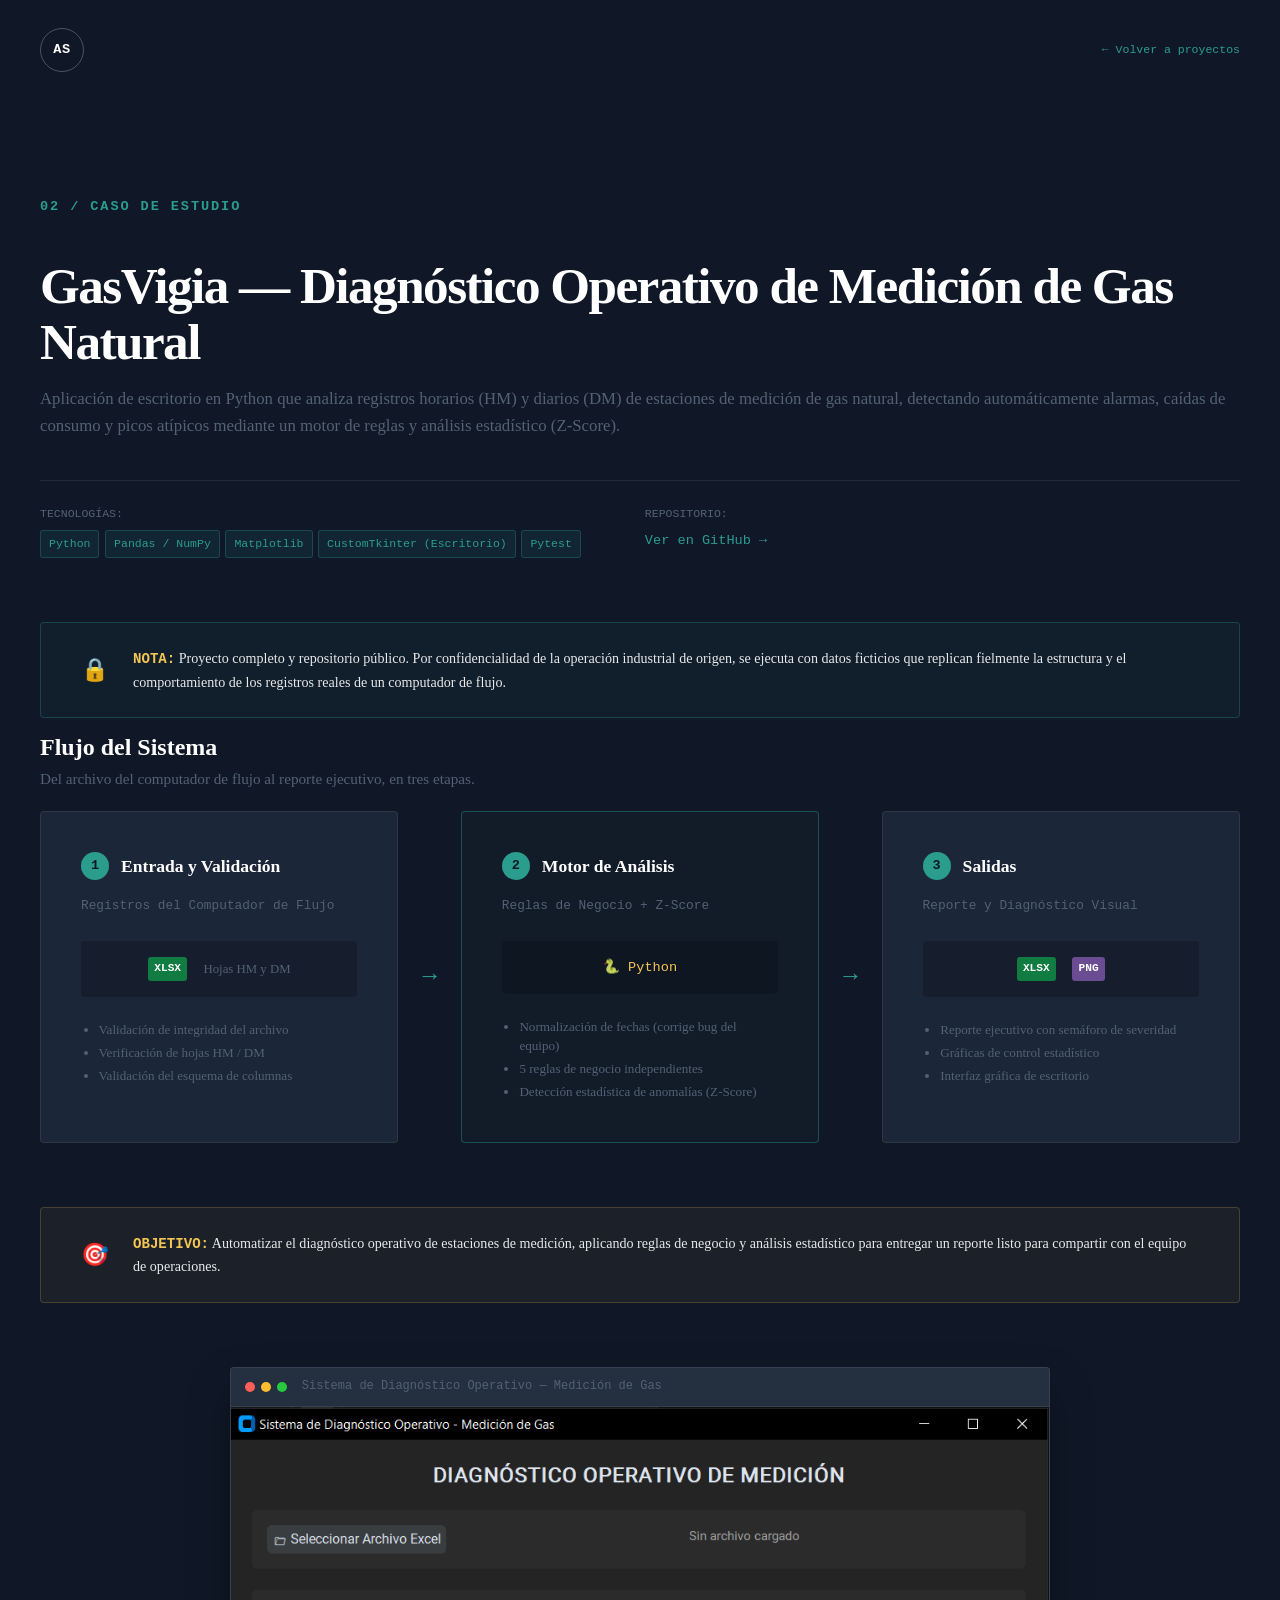
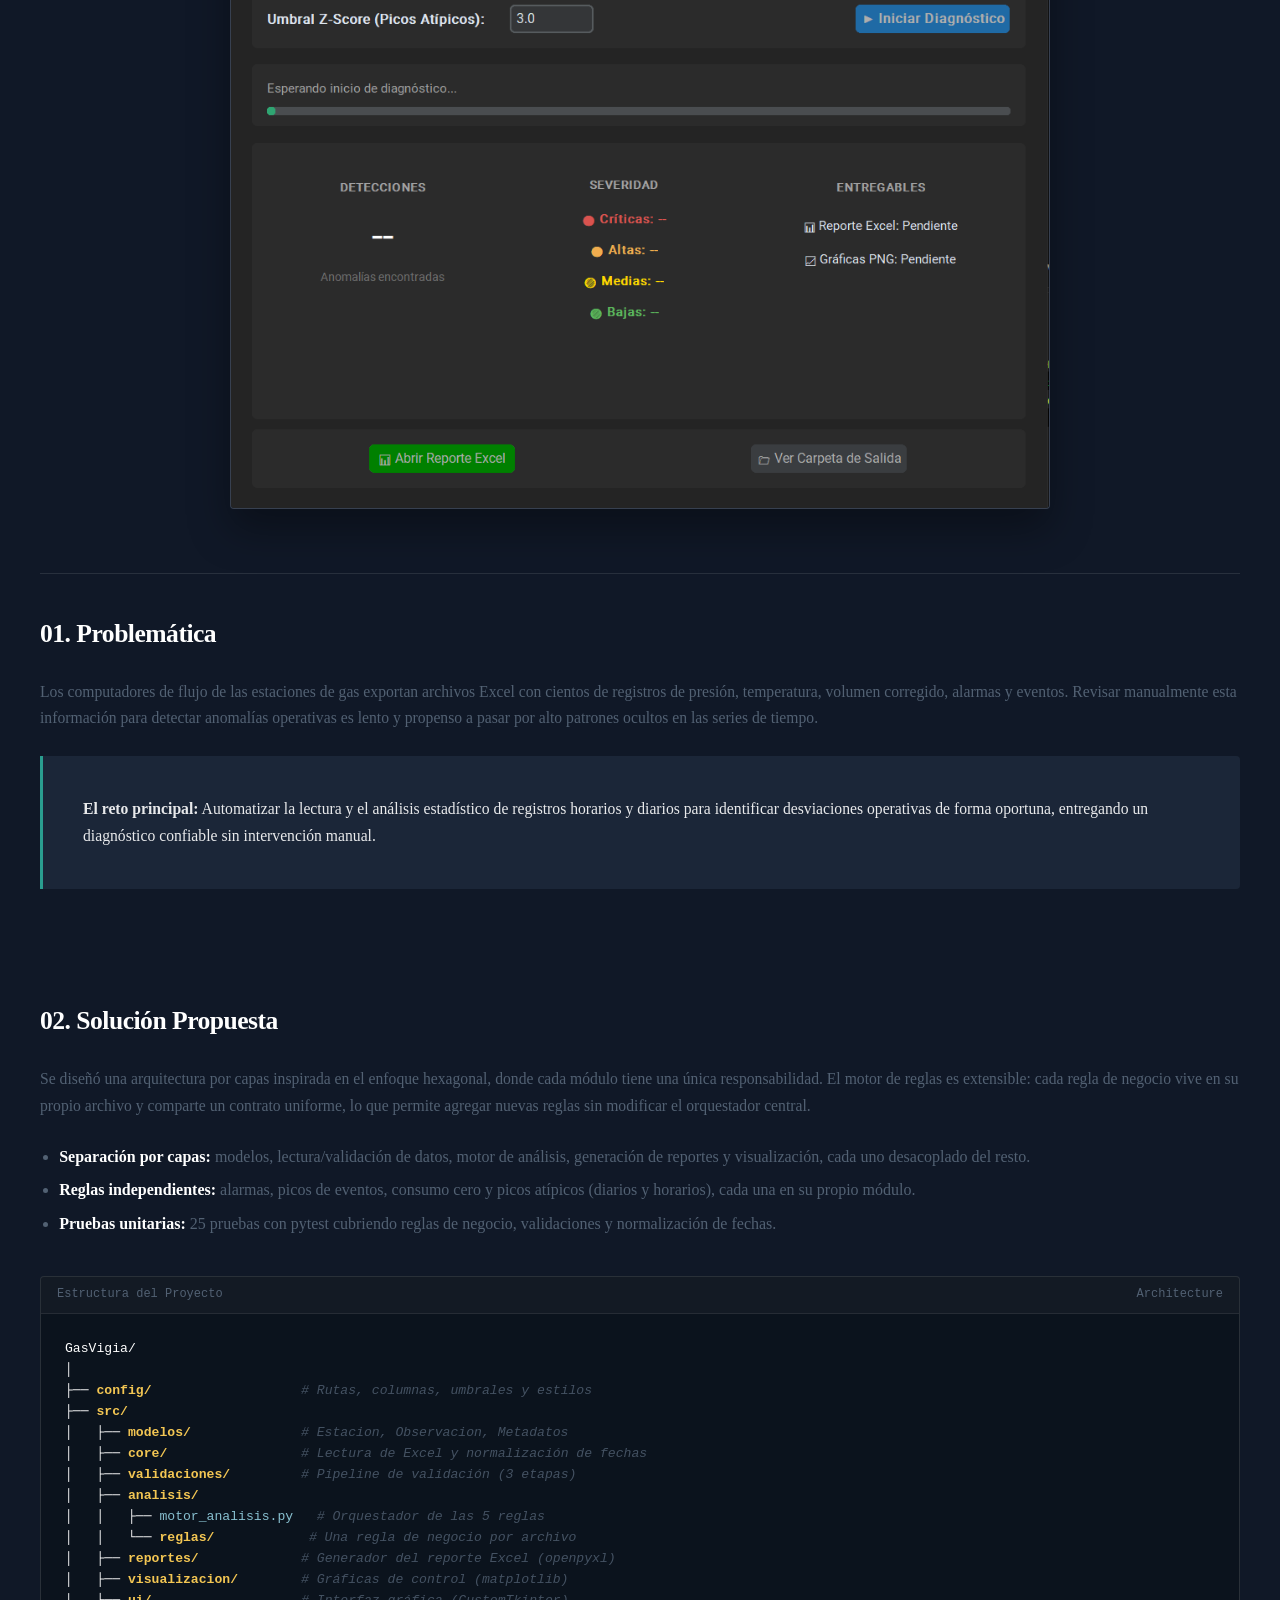
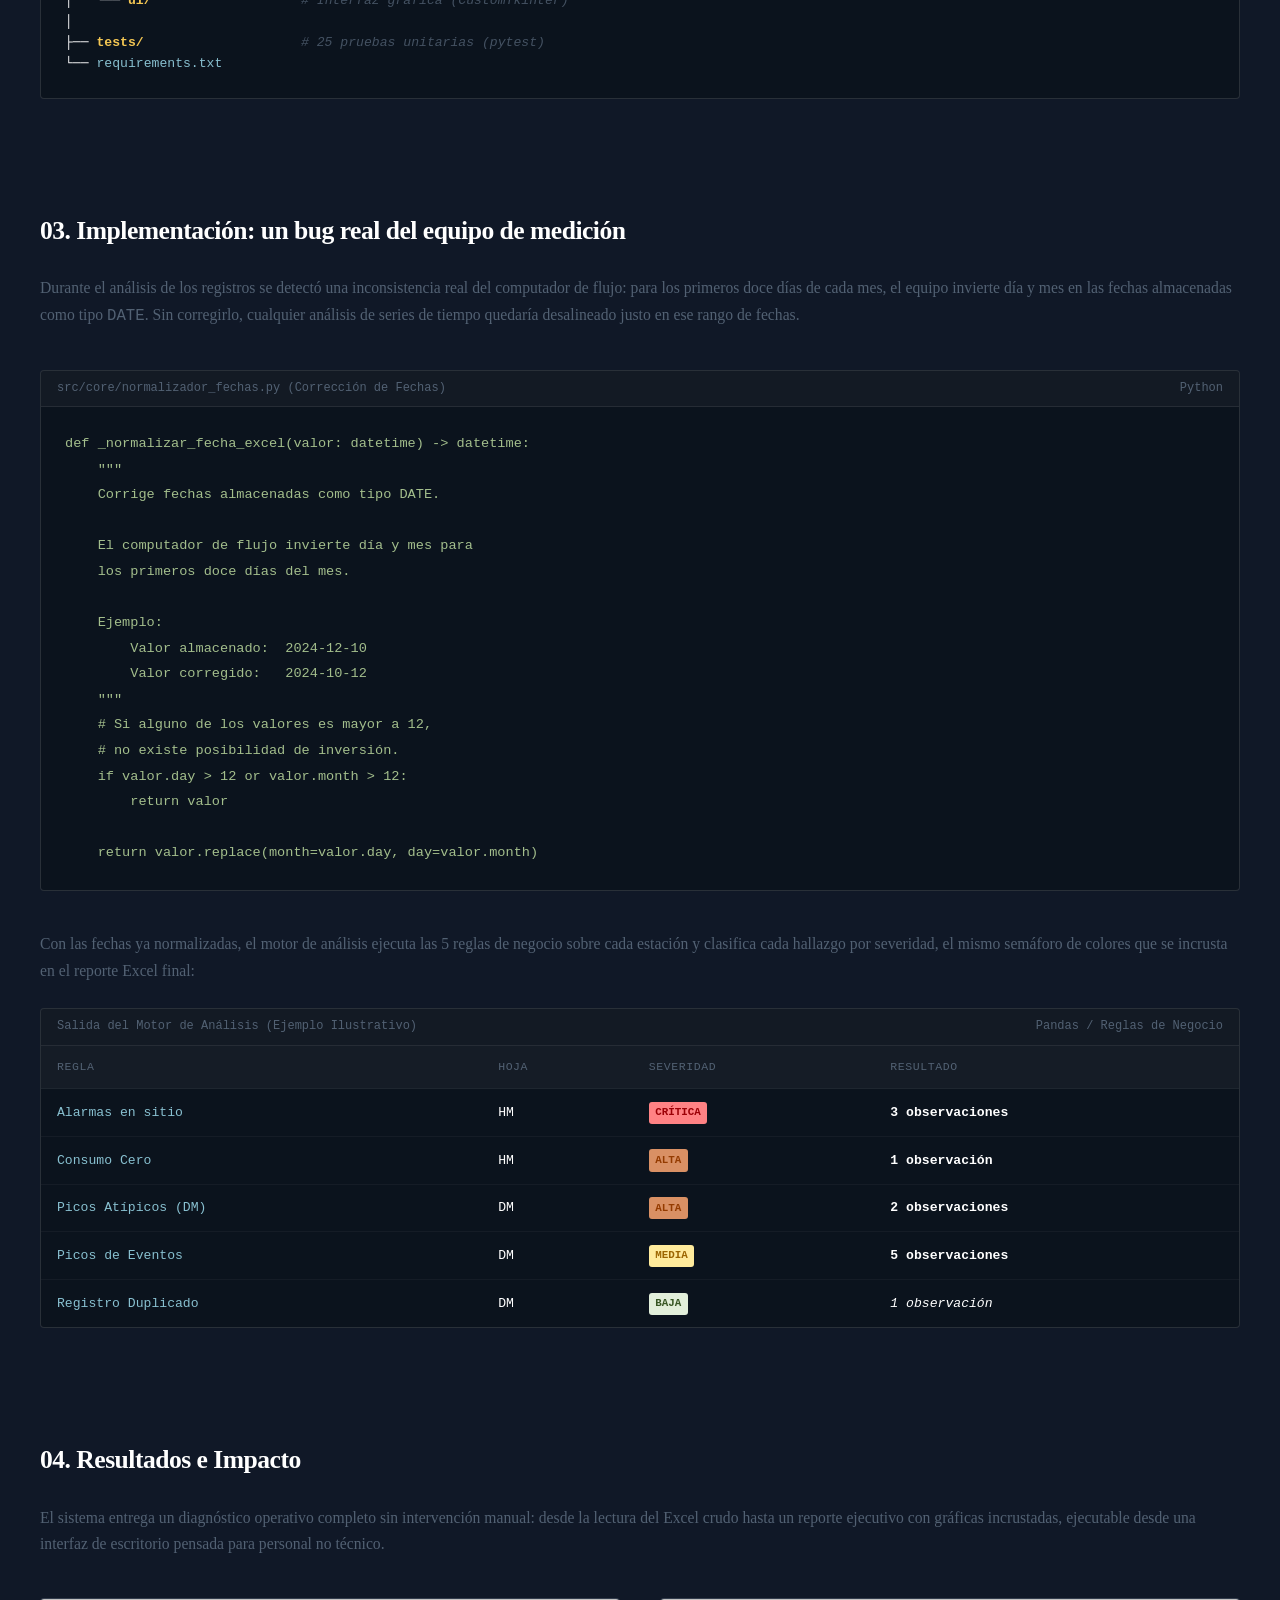
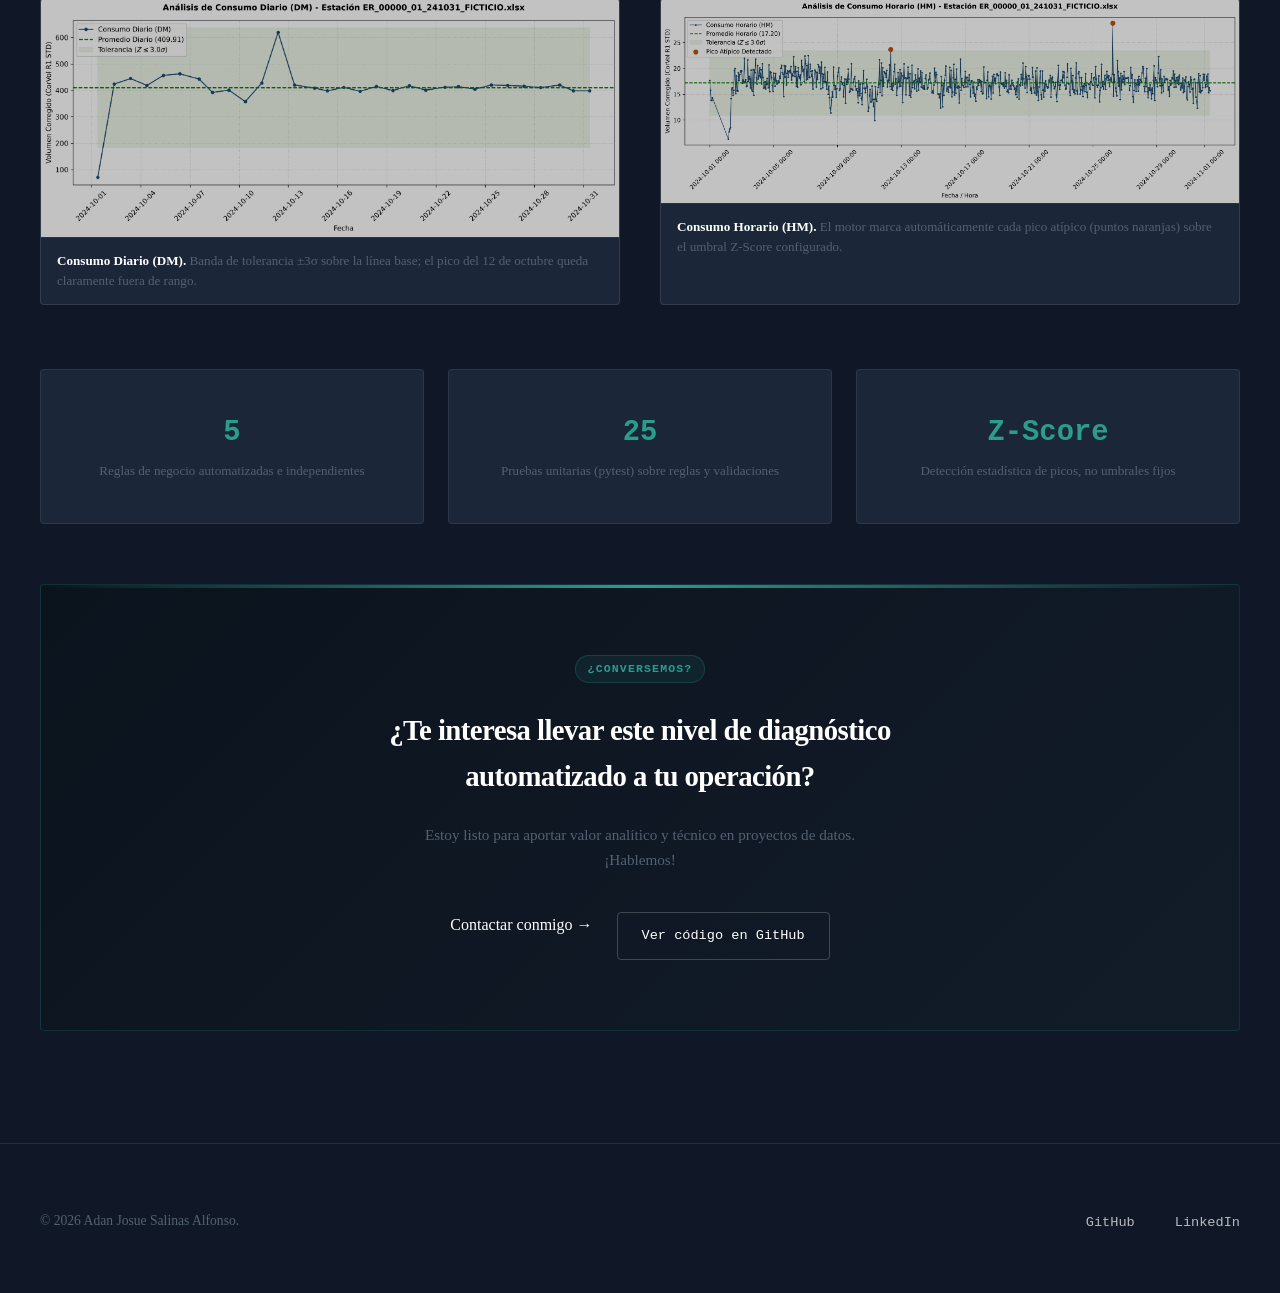
<file: pages/proyecto_medgas.html>
<!DOCTYPE html>
<html lang="es">
<head>
    <meta charset="UTF-8">
    <meta name="viewport" content="width=device-width, initial-scale=1.0">
    <title>GasVigia — Diagnóstico de Medición de Gas Natural | Portafolio de Adan Salinas</title>
    
    <!-- Google Fonts -->
    <link rel="preconnect" href="https://fonts.googleapis.com">
    <link rel="preconnect" href="https://fonts.gstatic.com" crossorigin>
    <link href="https://fonts.googleapis.com/css2?family=Fira+Code:wght@400;500;600&family=Plus+Jakarta+Sans:wght@400;500;600;700&display=swap" rel="stylesheet">
    
    <!-- Estilos CSS -->
    <link rel="stylesheet" href="../css/styles.css">
    <link rel="stylesheet" href="../css/proyecto_automatizacion.css">
</head>
<body class="project-detail-page">

    <!-- Header / Navegación interna -->
    <header class="site-header">
        <div class="container navbar">
            <a href="../index.html" class="navbar__logo" aria-label="Inicio">AS</a>
            <a href="../index.html#proyectos" class="back-link">← Volver a proyectos</a>
        </div>
    </header>

    <main class="project-main">
        <div class="container">

            <!-- 1. Nombre del proyecto y Metadatos -->
            <header class="project-header">
                <span class="section-label">02 / CASO DE ESTUDIO</span>
                <h1>GasVigia — Diagnóstico Operativo de Medición de Gas Natural</h1>
                <p class="project-subtitle">
                    Aplicación de escritorio en Python que analiza registros horarios (HM) y diarios (DM) de
                    estaciones de medición de gas natural, detectando automáticamente alarmas, caídas de consumo
                    y picos atípicos mediante un motor de reglas y análisis estadístico (Z-Score).
                </p>

                <div class="project-meta">
                    <div class="meta-group">
                        <span class="meta-label">Tecnologías:</span>
                        <ul class="tag-list">
                            <li>Python</li>
                            <li>Pandas / NumPy</li>
                            <li>Matplotlib</li>
                            <li>CustomTkinter (Escritorio)</li>
                            <li>Pytest</li>
                        </ul>
                    </div>
                    <div class="meta-group">
                        <span class="meta-label">Repositorio:</span>
                        <a href="https://github.com/AdanAlfonso/GasVigia" target="_blank" rel="noopener" class="repo-link">Ver en GitHub →</a>
                    </div>
                </div>

                <!-- Nota de datos ficticios -->
                <div class="etl-objective-banner" style="margin-top: var(--space-xl); background-color: rgba(42, 157, 143, 0.05); border-color: rgba(42, 157, 143, 0.3);">
                    <span class="objective-icon">🔒</span>
                    <p><strong>NOTA:</strong> Proyecto completo y repositorio público. Por confidencialidad de la operación industrial de origen, se ejecuta con datos ficticios que replican fielmente la estructura y el comportamiento de los registros reales de un computador de flujo.</p>
                </div>

                <!-- Diagrama de Flujo del Sistema -->
                <section class="etl-flow-section">
                    <h2>Flujo del Sistema</h2>
                    <p class="etl-intro">Del archivo del computador de flujo al reporte ejecutivo, en tres etapas.</p>

                    <div class="etl-container">
                        <!-- Paso 1: Entrada y Validación -->
                        <div class="etl-card">
                            <div class="etl-step-header">
                                <span class="etl-badge">1</span>
                                <h3>Entrada y Validación</h3>
                            </div>
                            <p class="etl-step-desc">Registros del Computador de Flujo</p>
                            <div class="etl-icon-box">
                                <span class="file-badge excel">XLSX</span>
                                <span class="etl-label-sub">Hojas HM y DM</span>
                            </div>
                            <ul class="etl-list">
                                <li>Validación de integridad del archivo</li>
                                <li>Verificación de hojas HM / DM</li>
                                <li>Validación del esquema de columnas</li>
                            </ul>
                        </div>

                        <!-- Flecha de conexión -->
                        <div class="etl-arrow">→</div>

                        <!-- Paso 2: Motor de Análisis -->
                        <div class="etl-card etl-highlight">
                            <div class="etl-step-header">
                                <span class="etl-badge">2</span>
                                <h3>Motor de Análisis</h3>
                            </div>
                            <p class="etl-step-desc">Reglas de Negocio + Z-Score</p>
                            <div class="etl-icon-box">
                                <span class="py-logo">🐍 Python</span>
                            </div>
                            <ul class="etl-list">
                                <li>Normalización de fechas (corrige bug del equipo)</li>
                                <li>5 reglas de negocio independientes</li>
                                <li>Detección estadística de anomalías (Z-Score)</li>
                            </ul>
                        </div>

                        <!-- Flecha de conexión -->
                        <div class="etl-arrow">→</div>

                        <!-- Paso 3: Salidas -->
                        <div class="etl-card">
                            <div class="etl-step-header">
                                <span class="etl-badge">3</span>
                                <h3>Salidas</h3>
                            </div>
                            <p class="etl-step-desc">Reporte y Diagnóstico Visual</p>
                            <div class="etl-icon-box">
                                <span class="file-badge excel">XLSX</span>
                                <span class="file-badge png">PNG</span>
                            </div>
                            <ul class="etl-list">
                                <li>Reporte ejecutivo con semáforo de severidad</li>
                                <li>Gráficas de control estadístico</li>
                                <li>Interfaz gráfica de escritorio</li>
                            </ul>
                        </div>
                    </div>

                    <!-- Banner de Objetivo -->
                    <div class="etl-objective-banner">
                        <span class="objective-icon">🎯</span>
                        <p><strong>OBJETIVO:</strong> Automatizar el diagnóstico operativo de estaciones de medición, aplicando reglas de negocio y análisis estadístico para entregar un reporte listo para compartir con el equipo de operaciones.</p>
                    </div>

                    <!-- Captura real de la aplicación -->
                    <div class="app-window">
                        <div class="app-window__titlebar">
                            <span class="app-window__dot red"></span>
                            <span class="app-window__dot yellow"></span>
                            <span class="app-window__dot green"></span>
                            <span class="app-window__title">Sistema de Diagnóstico Operativo — Medición de Gas</span>
                        </div>
                        <img src="../assets/gasvigia_ui.png" alt="Interfaz de escritorio de GasVigia construida con CustomTkinter, mostrando selector de archivo, umbral Z-Score ajustable y panel de severidad">
                    </div>
                </section>
            </header>

            <!-- Separador visual -->
            <hr class="project-divider">

            <!-- Contenido del caso de estudio -->
            <div class="project-content">

                <!-- 2. Problemática -->
                <section class="project-section">
                    <h2>01. Problemática</h2>
                    <p>
                        Los computadores de flujo de las estaciones de gas exportan archivos Excel con cientos de
                        registros de presión, temperatura, volumen corregido, alarmas y eventos. Revisar manualmente
                        esta información para detectar anomalías operativas es lento y propenso a pasar por alto
                        patrones ocultos en las series de tiempo.
                    </p>
                    <div class="highlight-box">
                        <p><strong>El reto principal:</strong> Automatizar la lectura y el análisis estadístico de registros horarios y diarios para identificar desviaciones operativas de forma oportuna, entregando un diagnóstico confiable sin intervención manual.</p>
                    </div>
                </section>

                <!-- 3. Solución Propuesta -->
                <section class="project-section">
                    <h2>02. Solución Propuesta</h2>
                    <p>
                        Se diseñó una arquitectura por capas inspirada en el enfoque hexagonal, donde cada módulo
                        tiene una única responsabilidad. El motor de reglas es extensible: cada regla de negocio
                        vive en su propio archivo y comparte un contrato uniforme, lo que permite agregar nuevas
                        reglas sin modificar el orquestador central.
                    </p>
                    <ul class="solution-list">
                        <li><strong>Separación por capas:</strong> modelos, lectura/validación de datos, motor de análisis, generación de reportes y visualización, cada uno desacoplado del resto.</li>
                        <li><strong>Reglas independientes:</strong> alarmas, picos de eventos, consumo cero y picos atípicos (diarios y horarios), cada una en su propio módulo.</li>
                        <li><strong>Pruebas unitarias:</strong> 25 pruebas con pytest cubriendo reglas de negocio, validaciones y normalización de fechas.</li>
                    </ul>
                    <!-- Visualización del Árbol de Directorios -->
                    <div class="directory-tree-wrapper">
                        <div class="code-header">
                            <span>Estructura del Proyecto</span>
                            <span class="code-lang">Architecture</span>
                        </div>
                        <pre class="directory-tree"><code>GasVigia/
│
├── <span class="folder">config/</span>                   <span class="comment"># Rutas, columnas, umbrales y estilos</span>
├── <span class="folder">src/</span>
│   ├── <span class="folder">modelos/</span>              <span class="comment"># Estacion, Observacion, Metadatos</span>
│   ├── <span class="folder">core/</span>                 <span class="comment"># Lectura de Excel y normalización de fechas</span>
│   ├── <span class="folder">validaciones/</span>         <span class="comment"># Pipeline de validación (3 etapas)</span>
│   ├── <span class="folder">analisis/</span>
│   │   ├── <span class="file">motor_analisis.py</span>   <span class="comment"># Orquestador de las 5 reglas</span>
│   │   └── <span class="folder">reglas/</span>            <span class="comment"># Una regla de negocio por archivo</span>
│   ├── <span class="folder">reportes/</span>             <span class="comment"># Generador del reporte Excel (openpyxl)</span>
│   ├── <span class="folder">visualizacion/</span>        <span class="comment"># Gráficas de control (matplotlib)</span>
│   └── <span class="folder">ui/</span>                   <span class="comment"># Interfaz gráfica (CustomTkinter)</span>
│
├── <span class="folder">tests/</span>                    <span class="comment"># 25 pruebas unitarias (pytest)</span>
└── <span class="file">requirements.txt</span></code></pre>
                    </div>
                </section>

                <!-- 4. Implementación y Control de Calidad -->
                <section class="project-section">
                    <h2>03. Implementación: un bug real del equipo de medición</h2>
                    <p>
                        Durante el análisis de los registros se detectó una inconsistencia real del computador de
                        flujo: para los primeros doce días de cada mes, el equipo invierte día y mes en las fechas
                        almacenadas como tipo <code>DATE</code>. Sin corregirlo, cualquier análisis de series de
                        tiempo quedaría desalineado justo en ese rango de fechas.
                    </p>

                    <!-- Bloque de Código Clave -->
                    <div class="code-block-wrapper">
                        <div class="code-header">
                            <span>src/core/normalizador_fechas.py (Corrección de Fechas)</span>
                            <span class="code-lang">Python</span>
                        </div>
                        <pre><code>def _normalizar_fecha_excel(valor: datetime) -> datetime:
    """
    Corrige fechas almacenadas como tipo DATE.

    El computador de flujo invierte día y mes para
    los primeros doce días del mes.

    Ejemplo:
        Valor almacenado:  2024-12-10
        Valor corregido:   2024-10-12
    """
    # Si alguno de los valores es mayor a 12,
    # no existe posibilidad de inversión.
    if valor.day > 12 or valor.month > 12:
        return valor

    return valor.replace(month=valor.day, day=valor.month)</code></pre>
                    </div>

                    <p style="margin-top: var(--space-lg);">
                        Con las fechas ya normalizadas, el motor de análisis ejecuta las 5 reglas de negocio sobre
                        cada estación y clasifica cada hallazgo por severidad, el mismo semáforo de colores que se
                        incrusta en el reporte Excel final:
                    </p>

                    <!-- Tabla Analítica -->
                    <div class="data-preview-wrapper">
                        <div class="code-header">
                            <span>Salida del Motor de Análisis (Ejemplo Ilustrativo)</span>
                            <span class="code-lang">Pandas / Reglas de Negocio</span>
                        </div>
                        <div class="table-container">
                            <table class="analytics-table">
                                <thead>
                                    <tr>
                                        <th>Regla</th>
                                        <th>Hoja</th>
                                        <th>Severidad</th>
                                        <th>Resultado</th>
                                    </tr>
                                </thead>
                                <tbody>
                                    <tr>
                                        <td><code>Alarmas en sitio</code></td>
                                        <td>HM</td>
                                        <td><span class="badge-status critica">CRÍTICA</span></td>
                                        <td class="metric-val">3 observaciones</td>
                                    </tr>
                                    <tr>
                                        <td><code>Consumo Cero</code></td>
                                        <td>HM</td>
                                        <td><span class="badge-status alta">ALTA</span></td>
                                        <td class="metric-val">1 observación</td>
                                    </tr>
                                    <tr>
                                        <td><code>Picos Atípicos (DM)</code></td>
                                        <td>DM</td>
                                        <td><span class="badge-status alta">ALTA</span></td>
                                        <td class="metric-val">2 observaciones</td>
                                    </tr>
                                    <tr>
                                        <td><code>Picos de Eventos</code></td>
                                        <td>DM</td>
                                        <td><span class="badge-status media">MEDIA</span></td>
                                        <td class="metric-val">5 observaciones</td>
                                    </tr>
                                    <tr>
                                        <td><code>Registro Duplicado</code></td>
                                        <td>DM</td>
                                        <td><span class="badge-status baja">BAJA</span></td>
                                        <td class="text-muted"><em>1 observación</em></td>
                                    </tr>
                                </tbody>
                            </table>
                        </div>
                    </div>
                </section>

                <!-- 5. Resultados -->
                <section class="project-section">
                    <h2>04. Resultados e Impacto</h2>
                    <p>
                        El sistema entrega un diagnóstico operativo completo sin intervención manual: desde la
                        lectura del Excel crudo hasta un reporte ejecutivo con gráficas incrustadas, ejecutable
                        desde una interfaz de escritorio pensada para personal no técnico.
                    </p>

                    <!-- Gráficas reales generadas por el proyecto -->
                    <div class="chart-gallery">
                        <div class="chart-card">
                            <img src="../assets/gasvigia_grafica_dm.png" alt="Gráfica de control de consumo diario (DM) con banda de tolerancia y un pico atípico detectado el 12 de octubre">
                            <div class="chart-card__caption">
                                <strong>Consumo Diario (DM).</strong> Banda de tolerancia ±3σ sobre la línea base; el pico del 12 de octubre queda claramente fuera de rango.
                            </div>
                        </div>
                        <div class="chart-card">
                            <img src="../assets/gasvigia_grafica_hm.png" alt="Gráfica de control de consumo horario (HM) con dos picos atípicos marcados en naranja">
                            <div class="chart-card__caption">
                                <strong>Consumo Horario (HM).</strong> El motor marca automáticamente cada pico atípico (puntos naranjas) sobre el umbral Z-Score configurado.
                            </div>
                        </div>
                    </div>

                    <div class="results-grid" style="margin-top: var(--space-xl);">
                        <div class="result-card">
                            <span class="result-metric">5</span>
                            <p>Reglas de negocio automatizadas e independientes</p>
                        </div>
                        <div class="result-card">
                            <span class="result-metric">25</span>
                            <p>Pruebas unitarias (pytest) sobre reglas y validaciones</p>
                        </div>
                        <div class="result-card">
                            <span class="result-metric">Z-Score</span>
                            <p>Detección estadística de picos, no umbrales fijos</p>
                        </div>
                    </div>
                </section>

            </div>

            <!-- CTA de Cierre -->
            <section class="project-footer-cta">
                <div class="cta-badge">¿CONVERSEMOS?</div>
                <h3>¿Te interesa llevar este nivel de diagnóstico automatizado a tu operación?</h3>
                <p>Estoy listo para aportar valor analítico y técnico en proyectos de datos. ¡Hablemos!</p>
                <div class="cta-actions">
                    <a href="../index.html#contacto" class="btn btn-primary">Contactar conmigo →</a>
                    <a href="https://github.com/AdanAlfonso/GasVigia" target="_blank" rel="noopener" class="btn btn-secondary">Ver código en GitHub</a>
                </div>
            </section>
        </div>
    </main>

    <!-- Footer -->
    <footer class="site-footer">
        <div class="container footer__container">
            <div class="footer__left">
                <p>&copy; 2026 Adan Josue Salinas Alfonso.</p>
            </div>
            <div class="footer__right">
                <ul class="footer__socials">
                    <li><a href="https://github.com/AdanAlfonso" target="_blank" rel="noopener">GitHub</a></li>
                    <li><a href="https://www.linkedin.com/in/adan-alfonso/" target="_blank" rel="noopener">LinkedIn</a></li>
                </ul>
            </div>
        </div>
    </footer>

</body>
</html>
</file>
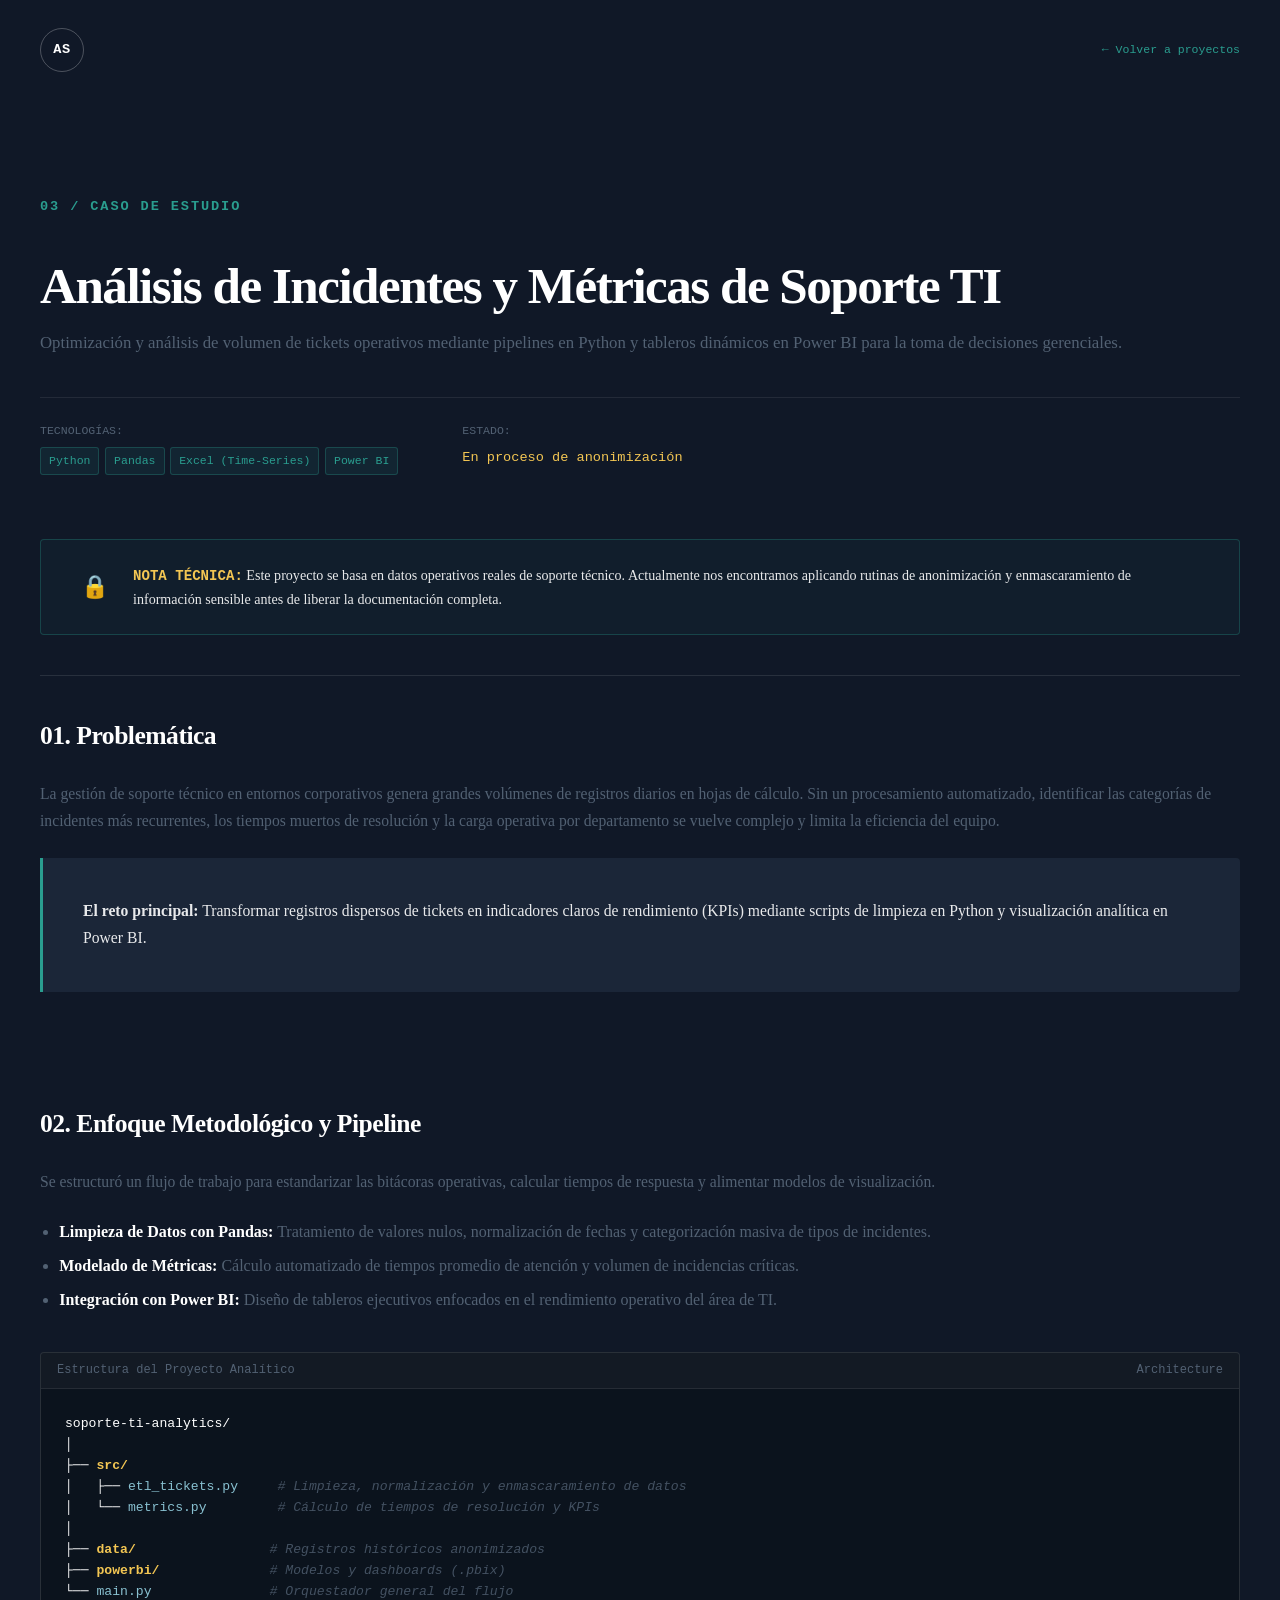
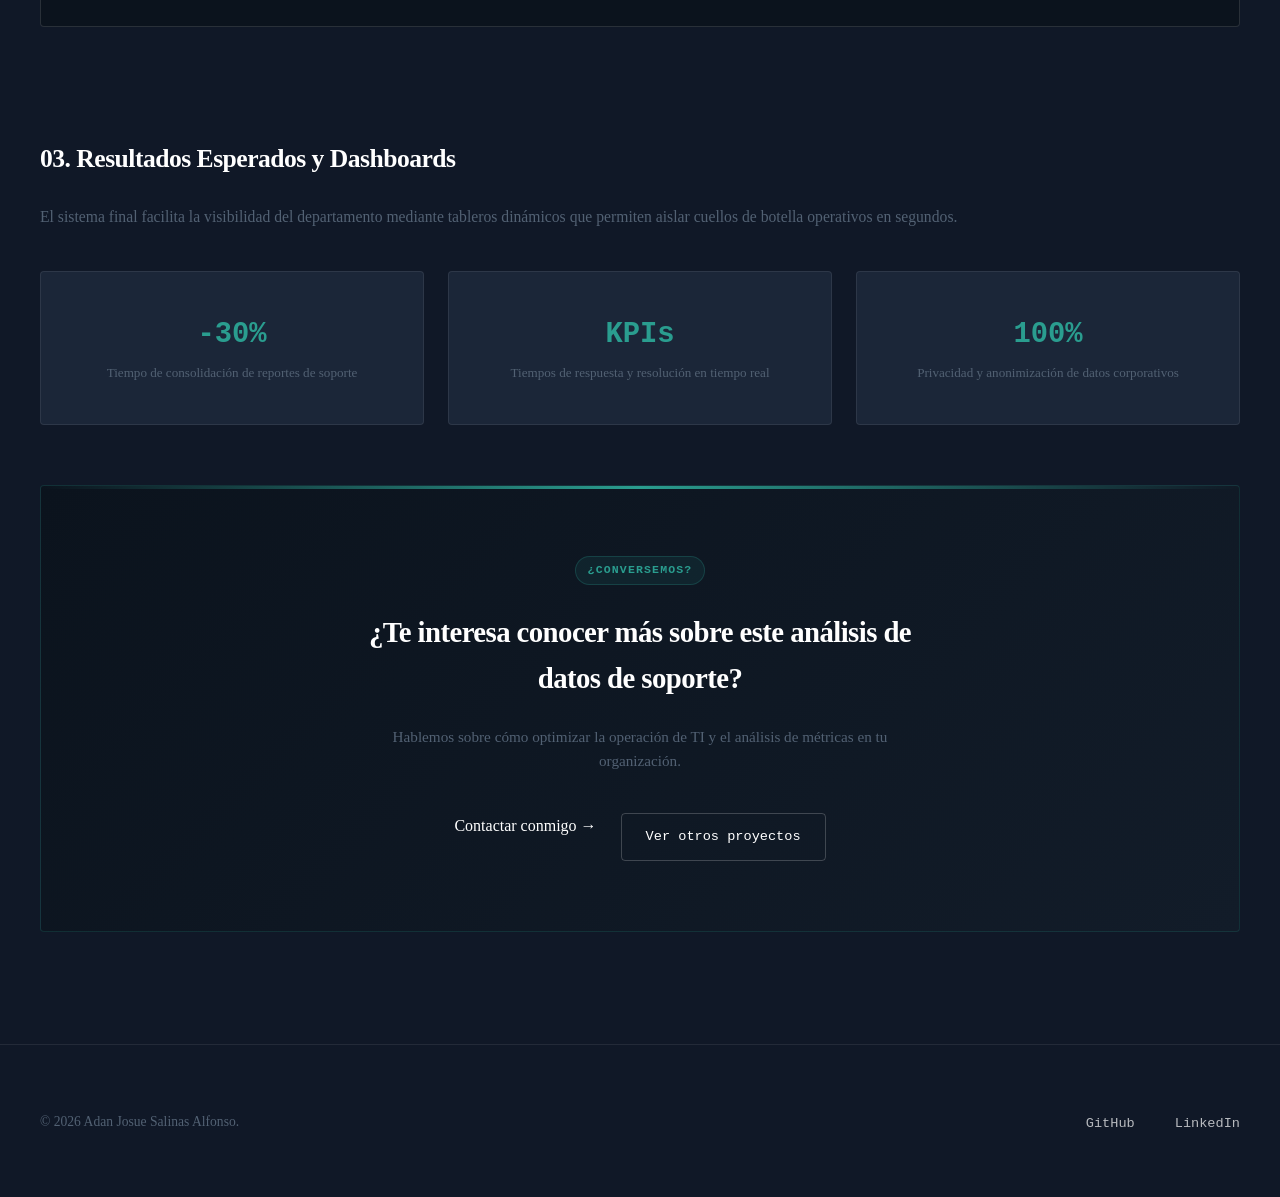
<file: pages/proyecto_soporte_ti.html>
<!DOCTYPE html>
<html lang="es">
<head>
    <meta charset="UTF-8">
    <meta name="viewport" content="width=device-width, initial-scale=1.0">
    <title>Análisis de Incidentes TI | Portafolio de Adan Salinas</title>
    
    <!-- Google Fonts -->
    <link rel="preconnect" href="https://fonts.googleapis.com">
    <link rel="preconnect" href="https://fonts.gstatic.com" crossorigin>
    <link href="https://fonts.googleapis.com/css2?family=Fira+Code:wght@400;500;600&family=Plus+Jakarta+Sans:wght@400;500;600;700&display=swap" rel="stylesheet">
    
    <!-- Estilos CSS -->
    <link rel="stylesheet" href="../css/styles.css">
    <link rel="stylesheet" href="../css/proyecto_automatizacion.css">
</head>
<body class="project-detail-page">

    <!-- Header / Navegación interna -->
    <header class="site-header">
        <div class="container navbar">
            <a href="../index.html" class="navbar__logo" aria-label="Inicio">AS</a>
            <a href="../index.html#proyectos" class="back-link">← Volver a proyectos</a>
        </div>
    </header>

    <main class="project-main">
        <div class="container">

            <!-- 1. Nombre del proyecto y Metadatos -->
            <header class="project-header">
                <span class="section-label">03 / CASO DE ESTUDIO</span>
                <h1>Análisis de Incidentes y Métricas de Soporte TI</h1>
                <p class="project-subtitle">
                    Optimización y análisis de volumen de tickets operativos mediante pipelines en Python 
                    y tableros dinámicos en Power BI para la toma de decisiones gerenciales.
                </p>

                <div class="project-meta">
                    <div class="meta-group">
                        <span class="meta-label">Tecnologías:</span>
                        <ul class="tag-list">
                            <li>Python</li>
                            <li>Pandas</li>
                            <li>Excel (Time-Series)</li>
                            <li>Power BI</li>
                        </ul>
                    </div>
                    <div class="meta-group">
                        <span class="meta-label">Estado:</span>
                        <span class="repo-link" style="color: #f3c653;">En proceso de anonimización</span>
                    </div>
                </div>

                <!-- Banner de Proyecto en Desarrollo / Datos Sensibles -->
                <div class="etl-objective-banner" style="margin-top: var(--space-xl); background-color: rgba(42, 157, 143, 0.05); border-color: rgba(42, 157, 143, 0.3);">
                    <span class="objective-icon">🔒</span>
                    <p><strong>NOTA TÉCNICA:</strong> Este proyecto se basa en datos operativos reales de soporte técnico. Actualmente nos encontramos aplicando rutinas de anonimización y enmascaramiento de información sensible antes de liberar la documentación completa.</p>
                </div>
            </header>

            <!-- Separador visual -->
            <hr class="project-divider">

            <!-- Contenido del caso de estudio -->
            <div class="project-content">

                <!-- 2. Problemática -->
                <section class="project-section">
                    <h2>01. Problemática</h2>
                    <p>
                        La gestión de soporte técnico en entornos corporativos genera grandes volúmenes de registros diarios en hojas de cálculo. 
                        Sin un procesamiento automatizado, identificar las categorías de incidentes más recurrentes, los tiempos muertos de resolución 
                        y la carga operativa por departamento se vuelve complejo y limita la eficiencia del equipo.
                    </p>
                    <div class="highlight-box">
                        <p><strong>El reto principal:</strong> Transformar registros dispersos de tickets en indicadores claros de rendimiento (KPIs) mediante scripts de limpieza en Python y visualización analítica en Power BI.</p>
                    </div>
                </section>

                <!-- 3. Enfoque y Arquitectura Propuesta -->
                <section class="project-section">
                    <h2>02. Enfoque Metodológico y Pipeline</h2>
                    <p>
                        Se estructuró un flujo de trabajo para estandarizar las bitácoras operativas, calcular tiempos de respuesta y alimentar modelos de visualización.
                    </p>
                    <ul class="solution-list">
                        <li><strong>Limpieza de Datos con Pandas:</strong> Tratamiento de valores nulos, normalización de fechas y categorización masiva de tipos de incidentes.</li>
                        <li><strong>Modelado de Métricas:</strong> Cálculo automatizado de tiempos promedio de atención y volumen de incidencias críticas.</li>
                        <li><strong>Integración con Power BI:</strong> Diseño de tableros ejecutivos enfocados en el rendimiento operativo del área de TI.</li>
                    </ul>

                    <!-- Estructura técnica proyectada -->
                    <div class="directory-tree-wrapper">
                        <div class="code-header">
                            <span>Estructura del Proyecto Analítico</span>
                            <span class="code-lang">Architecture</span>
                        </div>
                        <pre class="directory-tree"><code>soporte-ti-analytics/
│
├── <span class="folder">src/</span>
│   ├── <span class="file">etl_tickets.py</span>     <span class="comment"># Limpieza, normalización y enmascaramiento de datos</span>
│   └── <span class="file">metrics.py</span>         <span class="comment"># Cálculo de tiempos de resolución y KPIs</span>
│
├── <span class="folder">data/</span>                 <span class="comment"># Registros históricos anonimizados</span>
├── <span class="folder">powerbi/</span>              <span class="comment"># Modelos y dashboards (.pbix)</span>
└── <span class="file">main.py</span>               <span class="comment"># Orquestador general del flujo</span></code></pre>
                    </div>
                </section>

                <!-- 4. Próximos Entregables -->
                <section class="project-section">
                    <h2>03. Resultados Esperados y Dashboards</h2>
                    <p>
                        El sistema final facilita la visibilidad del departamento mediante tableros dinámicos que permiten aislar cuellos de botella operativos en segundos.
                    </p>
                    <div class="results-grid">
                        <div class="result-card">
                            <span class="result-metric">-30%</span>
                            <p>Tiempo de consolidación de reportes de soporte</p>
                        </div>
                        <div class="result-card">
                            <span class="result-metric">KPIs</span>
                            <p>Tiempos de respuesta y resolución en tiempo real</p>
                        </div>
                        <div class="result-card">
                            <span class="result-metric">100%</span>
                            <p>Privacidad y anonimización de datos corporativos</p>
                        </div>
                    </div>
                </section>

            </div>

            <!-- CTA de Cierre -->
            <section class="project-footer-cta">
                <div class="cta-badge">¿CONVERSEMOS?</div>
                <h3>¿Te interesa conocer más sobre este análisis de datos de soporte?</h3>
                <p>Hablemos sobre cómo optimizar la operación de TI y el análisis de métricas en tu organización.</p>
                <div class="cta-actions">
                    <a href="../index.html#contacto" class="btn btn-primary">Contactar conmigo →</a>
                    <a href="../index.html#proyectos" class="btn btn-secondary">Ver otros proyectos</a>
                </div>
            </section>
        </div>
    </main>

    <!-- Footer -->
    <footer class="site-footer">
        <div class="container footer__container">
            <div class="footer__left">
                <p>&copy; 2026 Adan Josue Salinas Alfonso.</p>
            </div>
            <div class="footer__right">
                <ul class="footer__socials">
                    <li><a href="https://github.com/AdanAlfonso" target="_blank" rel="noopener">GitHub</a></li>
                    <li><a href="https://www.linkedin.com/in/adan-alfonso/" target="_blank" rel="noopener">LinkedIn</a></li>
                </ul>
            </div>
        </div>
    </footer>

</body>
</html>
</file>
<file: css/styles.css>
/* =========================================================
DESIGN SYSTEM
Portfolio — Adan Josue Salinas Alfonso
========================================================= */


/* =========================================================
01. VARIABLES
========================================================= */

:root {

    /* ---------- Colors ---------- */

    --color-deep-navy: #101827;
    --color-graphite: #1B2638;
    --color-slate: #526173;

    --color-paper: #F4F1E8;

    --color-teal: #2A9D8F;
    --color-gold: #E9C46A;
    --color-coral: #E76F51;

    --color-white: #FFFFFF;


    /* ---------- Typography ---------- */

    --font-primary: "Inter", sans-serif;
    --font-mono: "IBM Plex Mono", monospace;


    /* ---------- Font sizes ---------- */

    --fs-xs: 0.72rem;
    --fs-sm: 0.85rem;
    --fs-md: 1rem;
    --fs-lg: 1.15rem;

    --fs-xl: 1.75rem;
    --fs-2xl: 2.5rem;
    --fs-3xl: 4rem;
    --fs-hero: clamp(3rem, 8vw, 7rem);


    /* ---------- Spacing ---------- */

    --space-xs: 0.5rem;
    --space-sm: 1rem;
    --space-md: 1.5rem;
    --space-lg: 2.5rem;
    --space-xl: 4rem;
    --space-2xl: 7rem;
    --space-3xl: 10rem;


    /* ---------- Layout ---------- */

    --container-width: 1200px;

    --radius-sm: 4px;
    --radius-md: 10px;
    --radius-lg: 18px;


    /* ---------- Shadows ---------- */

    --shadow-card:
        0 10px 30px rgba(16, 24, 39, 0.08);

    --shadow-card-hover:
        0 20px 45px rgba(16, 24, 39, 0.14);


    /* ---------- Transitions ---------- */

    --transition-fast:
        180ms ease;

    --transition-normal:
        300ms ease;

    --transition-slow:
        500ms ease;
}


/* =========================================================
02. RESET
========================================================= */

*,
*::before,
*::after {
    margin: 0;
    padding: 0;
    box-sizing: border-box;
}


html {
    scroll-behavior: smooth;
}


body {
    font-family: var(--font-primary);
    font-size: var(--fs-md);
    line-height: 1.6;

    background-color: var(--color-deep-navy);
    color: var(--color-white);

    overflow-x: hidden;
}


img {
    display: block;
    max-width: 100%;
}


a {
    color: inherit;
    text-decoration: none;
}


button,
a {
    -webkit-tap-highlight-color: transparent;
}


ul {
    list-style: none;
}


::selection {
    background-color: var(--color-teal);
    color: var(--color-white);
}


/* =========================================================
03. GLOBAL LAYOUT
========================================================= */

.container {
    width: min(
        calc(100% - 3rem),
        var(--container-width)
    );

    margin-inline: auto;
}


section {
    position: relative;
}


.section-dark {
    background-color: var(--color-deep-navy);
    color: var(--color-white);
}


.section-light {
    background-color: var(--color-graphite);
    color: var(--color-white);
}


.section-label {
    display: inline-flex;
    align-items: center;
    gap: 0.5rem;

    margin-bottom: var(--space-md);

    font-family: var(--font-mono);
    font-size: 0.85rem; /* Aumentado de 0.72rem a 0.85rem */
    font-weight: 600;

    letter-spacing: 0.14em;
    text-transform: uppercase;

    color: var(--color-teal);
}

.section-heading {
    max-width: 800px;

    margin-bottom: var(--space-xl);
}


.section-heading h2 {
    font-size: clamp(2.2rem, 5vw, 4rem);
    line-height: 1.05;
    letter-spacing: -0.04em;
}


.section-heading p {
    max-width: 650px;

    margin-top: var(--space-md);

    font-size: var(--fs-lg);
}


/* =========================================================
04. NAVIGATION
========================================================= */

.site-header {
    position: absolute;
    top: 0;
    left: 0;
    width: 100%;
    z-index: 100;
}

.navbar {
    display: flex;
    align-items: center;
    justify-content: space-between;
    min-height: 100px; /* Un poco más de aire vertical */
}

.navbar__logo {
    display: grid;
    place-items: center;
    width: 44px;
    height: 44px;
    border: 1px solid rgba(255, 255, 255, 0.25);
    border-radius: 50%;
    font-family: var(--font-mono);
    font-size: var(--fs-sm);
    font-weight: 600;
    letter-spacing: 0.05em;
    transition:
        background-color var(--transition-fast),
        border-color var(--transition-fast),
        transform var(--transition-fast);
}

.navbar__logo:hover {
    background-color: var(--color-teal);
    border-color: var(--color-teal);
    transform: rotate(8deg);
}

.navbar__links {
    display: flex;
    align-items: center;
    gap: clamp(1.5rem, 3.5vw, 3rem); /* Espaciado más holgado */
}

.navbar__links a {
    position: relative;
    font-size: 0.95rem; /* Ajustado de 0.85rem a 0.95rem */
    font-weight: 500;
    letter-spacing: 0.02em;
    color: rgba(255, 255, 255, 0.85); /* Mayor contraste en reposo */
    padding-block: 0.25rem;
    transition: color var(--transition-fast);
}

.navbar__links a::after {
    content: "";
    position: absolute;
    left: 0;
    bottom: -4px;
    width: 0;
    height: 2px; /* Línea de hover ligeramente más visible */
    background-color: var(--color-teal);
    transition: width var(--transition-fast);
}

.navbar__links a:hover {
    color: var(--color-white);
}

.navbar__links a:hover::after {
    width: 100%;
}


/* =========================================================
05. HERO
========================================================= */

.hero {
    min-height: 100vh;

    display: flex;
    align-items: center;

    overflow: hidden;
}


.hero::before {
    content: "";

    position: absolute;

    width: 700px;
    height: 700px;

    top: -350px;
    right: -250px;

    border-radius: 50%;

    background:
        radial-gradient(
            circle,
            rgba(42, 157, 143, 0.12),
            transparent 70%
        );
}


.hero__content {
    display: grid;
    /* Mayor proporción para que el gráfico respire */
    grid-template-columns: 1fr 1fr;
    align-items: center;
    gap: var(--space-xl);
}


.hero__text {
    position: relative;
    z-index: 2;
}


.hero__eyebrow {
    margin-bottom: var(--space-sm);

    font-family: var(--font-mono);
    font-size: var(--fs-sm);

    color: var(--color-gold);

    letter-spacing: 0.12em;
    text-transform: uppercase;
}


.hero h1 {
    max-width: 600px;

    font-size: clamp(2.6rem, 5vw, 5rem);
    
    line-height: 0.94;

    letter-spacing: -0.065em;
}


.hero h1 span {
    display: block;

    color: var(--color-teal);
}


.hero__description {
    max-width: 600px;

    margin-top: var(--space-lg);

    font-size: clamp(1rem, 2vw, 1.25rem);

    color: rgba(255, 255, 255, 0.7);
}


.hero__actions {
    display: flex;
    flex-wrap: wrap;

    gap: var(--space-sm);

    margin-top: var(--space-xl);
}


/* =========================================================
06. BUTTONS
========================================================= */

.button {
    display: inline-flex;

    align-items: center;
    justify-content: center;

    min-height: 48px;

    padding:
        0.75rem
        1.4rem;

    border: 1px solid transparent;
    border-radius: var(--radius-sm);

    font-size: var(--fs-sm);
    font-weight: 600;

    transition:
        background-color var(--transition-fast),
        border-color var(--transition-fast),
        color var(--transition-fast),
        transform var(--transition-fast);
}


.button:hover {
    transform: translateY(-2px);
}


.button--primary {
    background-color: var(--color-teal);
    color: var(--color-white);
}


.button--primary:hover {
    background-color: #23877b;
}


.button--secondary {
    border-color: rgba(255, 255, 255, 0.25);
    color: var(--color-white);
}


.button--secondary:hover {
    border-color: var(--color-gold);
    color: var(--color-gold);
}


/* =========================================================
07. HERO — MATHEMATICAL VISUAL
========================================================= */

.hero__visual {
    position: relative;
    display: flex;
    align-items: center;
    justify-content: center;
    width: 100%;
}

/* =========================================================
GAUSS DISTRIBUTION
========================================================= */
.gauss-chart {
    width: 100%;
    max-width: 620px; /* Tamaño más amplio e impactante */
    height: auto;
    overflow: visible;
}

/* ---------- Axes ---------- */
.gauss-axis {
    stroke: rgba(255, 255, 255, 0.35); /* Mayor contraste */
    stroke-width: 1.2;
}

.gauss-axis-label {
    fill: rgba(255, 255, 255, 0.85); /* Blanco visible */
    font-family: var(--font-mono);
    font-size: 13px;
    font-weight: 500;
}

/* ---------- Central probability area ---------- */
.gauss-area {
    fill: url(#gaussAreaGrad);
    pointer-events: none;
}

/* ---------- Normal curve ---------- */
.gauss-curve {
    fill: none;
    stroke: var(--color-teal);
    stroke-width: 2.5;
    stroke-linecap: round;
    stroke-linejoin: round;
}

/* ---------- Mean line ---------- */
.gauss-mean-line {
    stroke: var(--color-gold);
    stroke-width: 1.5;
    stroke-dasharray: 4 4;
    opacity: 0.9;
}

.gauss-mean-point {
    fill: var(--color-gold);
    filter: drop-shadow(0 0 6px rgba(233, 196, 106, 0.6));
}

.gauss-mean-label {
    fill: var(--color-gold);
    font-family: var(--font-mono);
    font-size: 16px;
    font-weight: 600;
}

/* ---------- Deviation lines & labels ---------- */
.gauss-deviation-line {
    stroke: rgba(255, 255, 255, 0.45);
    stroke-width: 1.2;
    stroke-dasharray: 4 4;
}

.gauss-deviation-label {
    fill: rgba(255, 255, 255, 0.8);
    font-family: var(--font-mono);
    font-size: 12px;
}

/* ---------- Textos informativos ---------- */
.gauss-probability {
    fill: var(--color-gold);
    font-family: var(--font-mono);
    font-size: 13px;
    font-weight: 600;
    letter-spacing: 0.05em;
}

.gauss-title {
    fill: rgba(255, 255, 255, 0.4);
    font-family: var(--font-mono);
    font-size: 11px;
    letter-spacing: 0.18em;
}

/* =========================================================
08. ABOUT
========================================================= */

.about {
    /* Padding más equilibrado */
    padding-block: clamp(4.5rem, 7vw, 6.5rem);
}

.about__grid {
    display: grid;
    grid-template-columns: minmax(0, 0.9fr) minmax(0, 1.1fr);
    gap: var(--space-2xl);
    align-items: center;
}

.about__text {
    font-size: var(--fs-lg);
    line-height: 1.75;
    color: rgba(255, 255, 255, 0.75);
}

.about__text p + p {
    margin-top: var(--space-md);
}

.about__principles {
    display: grid;
    grid-template-columns: repeat(2, 1fr);
    gap: 1px;
    background-color: rgba(255, 255, 255, 0.12);
    border: 1px solid rgba(255, 255, 255, 0.12);
    border-radius: var(--radius-sm);
    overflow: hidden;
}

.principle-card {
    padding: var(--space-lg);
    background-color: var(--color-deep-navy);
    transition:
        background-color var(--transition-normal),
        transform var(--transition-fast);
}

.principle-card:hover {
    background-color: var(--color-graphite);
}

.principle-card__symbol {
    display: block;
    margin-bottom: var(--space-sm);
    font-family: var(--font-mono);
    font-size: 2.2rem;
    line-height: 1;
    font-weight: 600;
    color: var(--color-gold);
}

.principle-card h3 {
    margin-bottom: var(--space-xs);
    font-size: var(--fs-md);
    font-weight: 600;
    letter-spacing: -0.02em;
    color: var(--color-white);
}

.principle-card p {
    font-size: 0.85rem;
    line-height: 1.5;
    color: var(--color-slate);
}   

/* =========================================================
09. SKILLS
========================================================= */
.skills {
    padding-block: clamp(4.5rem, 7vw, 6.5rem);
}

.skills__grid {
    display: grid;
    grid-template-columns: repeat(4, 1fr);
    gap: 1px;
    background-color: rgba(255, 255, 255, 0.12);
    border: 1px solid rgba(255, 255, 255, 0.12);
    border-radius: var(--radius-sm);
    overflow: hidden;
}

.skill-card {
    position: relative;
    display: flex;
    flex-direction: column;
    min-height: 340px;
    padding: var(--space-lg);
    background-color: var(--color-deep-navy);
    overflow: hidden;
    transition:
        background-color var(--transition-normal),
        transform var(--transition-normal);
}

.skill-card::before {
    content: "";
    position: absolute;
    top: 0;
    left: 0;
    width: 100%;
    height: 2px;
    background-color: var(--color-teal);
    transform: scaleX(0);
    transform-origin: left;
    transition: transform var(--transition-normal);
}

.skill-card:hover {
    background-color: var(--color-graphite);
    transform: translateY(-4px);
}

.skill-card:hover::before {
    transform: scaleX(1);
}

.skill-card__number {
    display: block;
    margin-bottom: var(--space-md);
    font-family: var(--font-mono);
    font-size: var(--fs-xs);
    color: var(--color-slate);
}

.skill-card__icon {
    display: inline-flex;
    align-items: center;
    justify-content: center;
    width: fit-content;
    min-width: 48px;
    height: 38px;
    margin-bottom: var(--space-md);
    padding-inline: 0.65rem;
    border: 1px solid rgba(42, 157, 143, 0.4);
    border-radius: var(--radius-sm);
    font-family: var(--font-mono);
    font-size: var(--fs-xs);
    font-weight: 600;
    color: var(--color-teal);
}

.skill-card h3 {
    margin-bottom: var(--space-xs);
    font-size: 1.35rem;
    font-weight: 600;
    letter-spacing: -0.02em;
    color: var(--color-white);
}

.skill-card p {
    color: var(--color-slate);
    font-size: 0.85rem;
    line-height: 1.5;
    flex-grow: 1;
}

.skill-card__tools {
    display: flex;
    flex-wrap: wrap;
    gap: 0.35rem;
    margin-top: var(--space-lg);
}

.skill-card__tools li {
    padding: 0.25rem 0.45rem;
    border: 1px solid rgba(255, 255, 255, 0.12);
    border-radius: 3px;
    font-family: var(--font-mono);
    font-size: 0.70rem;
    color: rgba(255, 255, 255, 0.7);
    background-color: rgba(255, 255, 255, 0.02);
}

/* =========================================================
10. STATISTICS STRIP
========================================================= */

.statistics-strip {
    display: grid;
    grid-template-columns: repeat(5, 1fr);
    margin-top: var(--space-xl);
    border: 1px solid rgba(255, 255, 255, 0.12);
    border-radius: var(--radius-sm);
    background-color: var(--color-deep-navy);
}

.statistics-strip div {
    display: flex;
    flex-direction: column;
    padding: var(--space-md);
    text-align: center;
    border-right: 1px solid rgba(255, 255, 255, 0.12);
}

.statistics-strip div:last-child {
    border-right: none;
}

.statistics-strip span {
    font-family: var(--font-mono);
    font-size: 1.6rem;
    font-weight: 600;
    color: var(--color-gold);
}

.statistics-strip small {
    margin-top: 0.25rem;
    font-size: var(--fs-xs);
    color: var(--color-slate);
}


/* =========================================================
11. SECTION TRANSITION
========================================================= */
.impact-divider {
    padding-block: var(--space-xl);
    background-color: var(--color-deep-navy);
    border-top: 1px solid rgba(255, 255, 255, 0.08);
    border-bottom: 1px solid rgba(255, 255, 255, 0.08);
}

.impact-stats {
    display: flex;
    justify-content: space-around;
    align-items: center;
    text-align: center;
}

.stat-number {
    display: block;
    font-family: var(--font-mono);
    font-size: 2.5rem;
    font-weight: 700;
    color: var(--color-teal);
    margin-bottom: 0.25rem;
}

.stat-item p {
    font-size: 0.85rem;
    color: var(--color-slate);
    text-transform: uppercase;
    letter-spacing: 0.1em;
}

/* =========================================================
12. PROJECTS
========================================================= */
.projects {
    padding-block: clamp(4.5rem, 7vw, 6.5rem);
    background-color: var(--color-deep-navy);
}

.projects__grid {
    display: grid;
    grid-template-columns: repeat(3, 1fr);
    gap: var(--space-md);
}

.project-card {
    display: flex;
    flex-direction: column;
    min-height: 420px;
    padding: var(--space-lg);
    background-color: var(--color-deep-navy);
    border: 1px solid rgba(255, 255, 255, 0.12);
    border-radius: var(--radius-sm);
    box-shadow: 0 10px 30px rgba(0, 0, 0, 0.18);
    transition:
        transform var(--transition-normal),
        box-shadow var(--transition-normal),
        border-color var(--transition-normal);
}

.project-card:hover {
    transform: translateY(-6px);
    box-shadow: 0 20px 45px rgba(0, 0, 0, 0.3);
    border-color: rgba(42, 157, 143, 0.5);
    background-color: var(--color-graphite); /* Sutil elevación de tono en hover */
}

.project-card__header {
    display: flex;
    align-items: center;
    justify-content: space-between;
    margin-bottom: var(--space-lg);
}

.project-card__number {
    font-family: var(--font-mono);
    font-size: var(--fs-xs);
    color: var(--color-teal); /* Cambiado a teal para unificar acentos */
}

.project-card__type {
    font-family: var(--font-mono);
    font-size: 0.65rem;
    letter-spacing: 0.1em;
    color: var(--color-slate);
}

.project-card__content {
    flex: 1;
}

.project-card__content h3 {
    font-size: 1.6rem;
    line-height: 1.1;
    letter-spacing: -0.03em;
    color: var(--color-white);
}

.project-card__content p {
    margin-top: var(--space-md);
    color: var(--color-slate);
    font-size: 0.88rem;
    line-height: 1.6;
}

.project-card__footer {
    display: flex;
    align-items: center;
    justify-content: space-between;
    gap: var(--space-md);
    margin-top: var(--space-xl);
    padding-top: var(--space-md);
    border-top: 1px solid rgba(255, 255, 255, 0.08);
}

.project-card__tags {
    display: flex;
    flex-wrap: wrap;
    gap: 0.35rem;
}

.project-card__tags li {
    padding: 0.25rem 0.45rem;
    background-color: rgba(42, 157, 143, 0.08);
    border: 1px solid rgba(42, 157, 143, 0.2);
    border-radius: 3px;
    font-family: var(--font-mono);
    font-size: 0.68rem;
    color: var(--color-teal);
}

.project-card__link {
    display: grid;
    place-items: center;
    width: 42px;
    height: 42px;
    flex-shrink: 0;
    border: 1px solid rgba(255, 255, 255, 0.18);
    border-radius: 50%;
    color: var(--color-white);
    font-size: 1.2rem;
    transition:
        background-color var(--transition-fast),
        color var(--transition-fast),
        border-color var(--transition-fast),
        transform var(--transition-fast);
}

.project-card__link:hover {
    background-color: var(--color-teal);
    border-color: var(--color-teal);
    color: var(--color-white);
    transform: translateX(4px);
}

/* =========================================================
13. CONTACT
========================================================= */
.contact {
    padding-block: clamp(4.5rem, 7vw, 6.5rem);
    background-color: var(--color-deep-navy);
    border-top: 1px solid rgba(255, 255, 255, 0.08);
}

.contact__grid {
    display: grid;
    grid-template-columns: 1fr;
    max-width: 560px;
    margin-inline: auto;
    gap: var(--space-2xl);
    align-items: start;
}

.contact__info {
    padding: var(--space-xl);
    background-color: var(--color-graphite);
    border: 1px solid rgba(255, 255, 255, 0.12);
    border-radius: var(--radius-sm);
    text-align: center;
}

.contact__info .contact__details {
    align-items: center;
}

.contact__info .contact__item {
    align-items: center;
}

.contact__info .social-links-container {
    justify-content: center;
}

.contact__info h3 {
    font-size: 1.5rem;
    color: var(--color-white);
    margin-bottom: var(--space-sm);
    letter-spacing: -0.02em;
}

.contact__info p {
    color: var(--color-slate);
    font-size: 0.95rem;
    line-height: 1.6;
    margin-bottom: var(--space-xl);
}

.contact__details {
    display: flex;
    flex-direction: column;
    gap: var(--space-md);
}

.contact__item {
    display: flex;
    flex-direction: column;
    gap: 0.2rem;
}

.contact__item-label {
    font-family: var(--font-mono);
    font-size: var(--fs-xs);
    color: var(--color-teal);
    text-transform: uppercase;
    letter-spacing: 0.05em;
}

.contact__item a,
.contact__item span:not(.contact__item-label) {
    color: rgba(255, 255, 255, 0.85);
    font-size: 0.95rem;
    transition: color var(--transition-fast);
}

.contact__item a:hover {
    color: var(--color-teal);
}

.contact__socials {
    display: flex;
    gap: var(--space-md);
    margin-top: 0.25rem;
}

/* Contenedor de redes sociales */
.social-links-container {
    display: flex;
    flex-wrap: wrap;
    gap: var(--space-md);
    align-items: center;
}

/* Enlaces individuales con ícono */
.social-icon-link {
    display: inline-flex;
    align-items: center;
    gap: 0.5rem;
    font-family: var(--font-mono);
    font-size: 0.85rem;
    color: var(--color-slate);
    text-decoration: none;
    padding: 0.5rem 0.75rem;
    background-color: rgba(255, 255, 255, 0.03);
    border: 1px solid rgba(255, 255, 255, 0.08);
    border-radius: var(--radius-sm);
    transition: all var(--transition-fast);
}

/* Efecto hover general */
.social-icon-link:hover {
    color: var(--color-teal);
    border-color: rgba(42, 157, 143, 0.4);
    background-color: rgba(42, 157, 143, 0.05);
}

/* Estilo específico opcional para WhatsApp en hover (color verde característico sutil) */
.social-whatsapp:hover {
    color: #25d366;
    border-color: rgba(37, 211, 102, 0.4);
    background-color: rgba(37, 211, 102, 0.05);
}

.social-svg {
    stroke: currentColor;
    transition: transform var(--transition-fast);
}

.social-icon-link:hover .social-svg {
    transform: translateY(-2px);
}

/* =========================================================
14. FOOTER
========================================================= */
.site-footer {
    padding-block: var(--space-xl);
    background-color: var(--color-deep-navy);
    border-top: 1px solid rgba(255, 255, 255, 0.08);
}

.footer__container {
    display: flex;
    align-items: center;
    justify-content: space-between;
    gap: var(--space-md);
    flex-wrap: wrap;
}

.footer__left p {
    font-size: 0.85rem;
    color: var(--color-slate);
}

.footer__socials {
    display: flex;
    gap: var(--space-lg);
}

.footer__socials a {
    font-family: var(--font-mono);
    font-size: 0.85rem;
    color: rgba(255, 255, 255, 0.7);
    transition: color var(--transition-fast);
}

.footer__socials a:hover {
    color: var(--color-teal);
}

/* =========================================================
16. ESTILOS DEL BOTÓN HAMBURGUESA (Oculto en Desktop)
========================================================= */

.navbar__toggle {
    display: none;
    flex-direction: column;
    justify-content: space-between;
    width: 30px;
    height: 22px;
    background: transparent;
    border: none;
    cursor: pointer;
    z-index: 1000;
    padding: 0;
}

.hamburger-bar {
    width: 100%;
    height: 2px;
    background-color: var(--color-white);
    transition: transform var(--transition-fast), opacity var(--transition-fast);
}


/* =========================================================
15. RESPONSIVE DESIGN (Media Queries)
========================================================= */
/* --- TABLETS Y PANTALLAS MEDIANAS (<= 1024px) --- */
@media screen and (max-width: 1024px) {
    
    .hero {
        min-height: auto; /* Evita que ocupe forzosamente toda la altura de la pantalla si sobra espacio */
        padding-block: 5rem var(--space-xl);
    }

    .hero__container {
        display: grid;
        grid-template-columns: 1.1fr 0.9fr; /* Texto y gráfica equilibrados */
        align-items: center;
        text-align: left;
        gap: var(--space-xl);
    }

    .hero__visual{
        padding-top: 100px;
    }

    .hero__content {
        align-items: flex-start;
    }

    .hero__actions {
        justify-content: flex-start;
    }

    .hero__graphic {
        max-width: 100%;
        margin: 0;
    }

    /* Sobre Mí: Apilar cuadrícula */
    .about__grid {
        grid-template-columns: 1fr;
        gap: var(--space-xl);
    }

    /* Habilidades: Pasar de 4 a 2 columnas */
    .skills__grid {
        grid-template-columns: repeat(2, 1fr);
    }

    /* Tira estadística */
    .statistics-strip {
        grid-template-columns: repeat(3, 1fr);
    }

    .statistics-strip div:nth-child(n+4) {
        border-top: 1px solid rgba(255, 255, 255, 0.12);
    }

    /* Proyectos: Pasar de 3 a 2 columnas */
    .projects__grid {
        grid-template-columns: repeat(2, 1fr);
    }

    /* Contacto: Apilar información y formulario */
    .contact__grid {
        grid-template-columns: 1fr;
        gap: var(--space-xl);
    }
}


@media screen and (max-width: 768px) {
    /* Títulos principales más compactos */
    h1 {
        font-size: clamp(2.5rem, 10vw, 3.5rem);
    }


    /* 1. Mostrar botón hamburguesa */
    .navbar__toggle {
        display: flex;
    }

    /* 2. Ocultar enlaces por defecto y transformarlos en menú flotante */
    .navbar__nav {
        position: fixed;
        top: 0;
        right: -100%;
        width: 75%;
        height: 100vh;
        background-color: var(--color-deep-navy);
        border-left: 1px solid rgba(255, 255, 255, 0.12);
        display: flex;
        align-items: center;
        justify-content: center;
        transition: right var(--transition-normal);
        z-index: 900;
        box-shadow: -10px 0 30px rgba(0, 0, 0, 0.5);
    }

    .navbar__nav.is-active {
        right: 0;
    }

    .navbar__links {
        flex-direction: column;
        align-items: center;
        gap: var(--space-xl);
    }

    .navbar__links a {
        font-size: 1.2rem;
    }

    /* Animación del botón hamburguesa a una 'X' cuando esté activo */
    .navbar__toggle.is-active .hamburger-bar:nth-child(1) {
        transform: translateY(10px) rotate(45deg);
    }

    .navbar__toggle.is-active .hamburger-bar:nth-child(2) {
        opacity: 0;
    }

    .navbar__toggle.is-active .hamburger-bar:nth-child(3) {
        transform: translateY(-10px) rotate(-45deg);
    }

    /* 3. Ajuste radical del Hero para Mobile (Apilado perfecto) */
    .hero {
        padding-top: 100px;
        padding-bottom: var(--space-2xl);
    }
    
    .hero__container {
        display: grid; /* Forzamos grid de 1 sola columna para romper el de escritorio */
        grid-template-columns: 1fr !important;
        gap: var(--space-xl);
        text-align: left;
        align-items: stretch;
    }

    .hero__content {
        display: flex;
        flex-direction: column;
        align-items: flex-start;
        width: 100%;
        margin: 0px 20px;
    }

    .hero__actions {
        display: flex;
        flex-direction: column;
        width: 100%;
        gap: var(--space-sm);
    }

    .hero__actions .btn {
        width: 100%;
        text-align: center;
        justify-content: center;
    }

    /* Forzar que la gráfica baje y ocupe el ancho total sin restricciones */
    .hero__graphic {
        grid-column: 1 / -1; /* Por si heredaba propiedades de celda de escritorio */
        width: 100%;
        max-width: 100%;
        margin-top: var(--space-lg);
        display: flex;
        justify-content: center;
    }

    .hero__graphic svg {
        width: 100%;
        max-width: 450px; /* Evita que en tablets pequeñas o móviles gigantes se estire de más */
        height: auto;
    }

    /* --- SECCIÓN 02: SOBRE MÍ --- */
    .about__grid {
        grid-template-columns: 1fr; /* Apila el texto descriptivo y las tarjetas verticalmente */
        gap: var(--space-xl);
    }

    /* Pasa las tarjetas de principios a una sola columna en móviles */
    .about__principles {
        grid-template-columns: 1fr; 
    }

    .principle-card {
        padding: var(--space-md); /* Un padding ligeramente más compacto para pantallas chicas */
    }

    /* --- SECCIÓN 03: HABILIDADES --- */
    
    /* Las tarjetas de habilidades ya las tenías a 1 columna, aseguramos su padding */
    .skills__grid {
        grid-template-columns: 1fr;
    }

    .skill-card {
        min-height: auto; /* Evita alturas forzadas extrañas en mobile */
    }

    /* --- TIRA ESTADÍSTICA (.statistics-strip) --- */
    .statistics-strip {
        grid-template-columns: repeat(2, 1fr); /* Pasa de 5 columnas a 2 columnas */
    }

    /* Limpiamos y reajustamos los bordes para la cuadrícula de 2 columnas */
    .statistics-strip div {
        border-right: 1px solid rgba(255, 255, 255, 0.12);
        border-bottom: 1px solid rgba(255, 255, 255, 0.12);
    }

    /* Ajustar bordes derechos para que no se vea doble línea en columnas pares */
    .statistics-strip div:nth-child(2n) {
        border-right: none;
    }

    /* Si son 5 elementos, el último elemento (Probabilidad o el que quede solo) puede ocupar todo el ancho */
    .statistics-strip div:last-child:nth-child(odd) {
        grid-column: span 2;
        border-right: none;
        border-bottom: none;
    }

    /* Proyectos: 1 sola columna */
    .projects__grid {
        grid-template-columns: 1fr;
    }
    .project-card{
        padding-inline: var(--space-md);
    }


    /* Dashboard de impacto apilado */
    .impact-stats {
        flex-direction: column;
        gap: var(--space-lg);
    }

    /* Footer adaptado */
    .footer__container {
        flex-direction: column;
        text-align: center;
        gap: var(--space-sm);
    }

}

/* =========================================================
17. ACCESSIBILITY
========================================================= */

:focus-visible {
    outline: 2px solid var(--color-gold);
    outline-offset: 4px;
}


@media (prefers-reduced-motion: reduce) {

    html {
        scroll-behavior: auto;
    }


    *,
    *::before,
    *::after {
        transition-duration: 0.01ms !important;
        animation-duration: 0.01ms !important;
    }

}
</file>
<file: css/proyecto_automatizacion.css>
/* =========================================================
ESTILOS PARA PÁGINAS DE DETALLE DE PROYECTOS
========================================================= */

.project-detail-page {
    background-color: var(--color-deep-navy);
    color: var(--color-white);
    font-family: var(--font-sans);
}

.project-main {
    padding-top: calc(80px + var(--space-2xl));
    padding-bottom: var(--space-2xl);
}

.back-link {
    font-family: var(--font-mono);
    font-size: var(--fs-xs);
    color: var(--color-teal);
    text-decoration: none;
    transition: color var(--transition-fast);
}

.back-link:hover {
    color: var(--color-white);
}

/* Cabecera del proyecto */
.project-header {
    max-width: 100%;
}

.project-header h1 {
    font-size: clamp(2.2rem, 5vw, 3.2rem);
    line-height: 1.1;
    letter-spacing: -0.03em;
    margin-block: var(--space-sm);
    color: var(--color-white);
}

.project-subtitle {
    font-size: 1.05rem;
    color: var(--color-slate);
    line-height: 1.6;
    margin-bottom: var(--space-lg);
}

.project-meta {
    display: flex;
    flex-wrap: wrap;
    gap: var(--space-xl);
    padding-top: var(--space-md);
    border-top: 1px solid rgba(255, 255, 255, 0.08);
}

.meta-group {
    display: flex;
    flex-direction: column;
    gap: 0.4rem;
}

.meta-label {
    font-family: var(--font-mono);
    font-size: var(--fs-xs);
    color: var(--color-slate);
    text-transform: uppercase;
}

.tag-list {
    display: flex;
    flex-wrap: wrap;
    gap: 0.35rem;
}

.tag-list li {
    padding: 0.25rem 0.5rem;
    background-color: rgba(42, 157, 143, 0.1);
    border: 1px solid rgba(42, 157, 143, 0.3);
    border-radius: 3px;
    font-family: var(--font-mono);
    font-size: 0.72rem;
    color: var(--color-teal);
}

.repo-link {
    font-family: var(--font-mono);
    font-size: 0.85rem;
    color: var(--color-teal);
    text-decoration: none;
}

.repo-link:hover {
    text-decoration: underline;
}

.project-divider {
    border: none;
    border-top: 1px solid rgba(255, 255, 255, 0.1);
    margin-block: 40px;
}

/* Contenido del Caso de Estudio */
.project-content {
    max-width: 100%;
    display: flex;
    flex-direction: column;
    gap: var(--space-2xl);
}

.project-section h2 {
    font-size: 1.6rem;
    color: var(--color-white);
    margin-bottom: var(--space-md);
    letter-spacing: -0.02em;
}

.project-section p {
    color: var(--color-slate);
    font-size: 0.98rem;
    line-height: 1.7;
    margin-bottom: var(--space-md);
}

/* Cajas destacadas y listas */
.highlight-box {
    padding: var(--space-lg);
    background-color: var(--color-graphite);
    border-left: 3px solid var(--color-teal);
    border-radius: 0 var(--radius-sm) var(--radius-sm) 0;
    margin-top: var(--space-md);
}

.highlight-box p {
    margin: 0;
    color: rgba(255, 255, 255, 0.9);
}

.solution-list {
    list-style: disc;
    padding-left: 1.2rem;
    color: var(--color-slate);
    display: flex;
    flex-direction: column;
    gap: 0.5rem;
    margin-top: var(--space-md);
}

.solution-list li {
    line-height: 1.6;
}

.solution-list strong {
    color: var(--color-white);
}

/* Bloque de código simulado */
.code-block-wrapper {
    margin-top: var(--space-lg);
    background-color: #0b131d;
    border: 1px solid rgba(255, 255, 255, 0.12);
    border-radius: var(--radius-sm);
    overflow: hidden;
}

.code-header {
    display: flex;
    justify-content: space-between;
    padding: 0.5rem 1rem;
    background-color: rgba(255, 255, 255, 0.03);
    border-bottom: 1px solid rgba(255, 255, 255, 0.08);
    font-family: var(--font-mono);
    font-size: 0.75rem;
    color: var(--color-slate);
}

.code-block-wrapper pre {
    padding: var(--space-md);
    overflow-x: auto;
}

.code-block-wrapper code {
    font-family: var(--font-mono);
    font-size: 0.85rem;
    color: #a3be8c;
    line-height: 1.5;
}

/* Cuadrícula de resultados */
.results-grid {
    display: grid;
    grid-template-columns: repeat(3, 1fr);
    gap: var(--space-md);
    margin-top: var(--space-lg);
}

.result-card {
    padding: var(--space-lg);
    background-color: var(--color-graphite);
    border: 1px solid rgba(255, 255, 255, 0.08);
    border-radius: var(--radius-sm);
    text-align: center;
}

.result-metric {
    display: block;
    font-family: var(--font-mono);
    font-size: 1.8rem;
    font-weight: 700;
    color: var(--color-teal);
    margin-bottom: 0.25rem;
}

.result-card p {
    font-size: 0.82rem;
    margin: 0;
    color: var(--color-slate);
}

/* =========================================================
ESTILOS DEL DIAGRAMA DE FLUJO ETL
========================================================= */
.etl-flow-section {
    margin-top: 10px;
    margin-bottom: 10px;
}

.etl-intro {
    color: var(--color-slate);
    font-size: 0.95rem;
    margin-bottom: 20px;
}

.etl-container {
    display: grid;
    grid-template-columns: 1fr auto 1fr auto 1fr;
    gap: var(--space-md);
    align-items: center;
    margin-bottom: var(--space-xl);
}

.etl-card {
    background-color: var(--color-graphite);
    border: 1px solid rgba(255, 255, 255, 0.08);
    border-radius: var(--radius-sm);
    padding: var(--space-lg);
    display: flex;
    flex-direction: column;
    gap: var(--space-md);
    height: 100%;
}

.etl-card.etl-highlight {
    border-color: rgba(42, 157, 143, 0.4);
    background-color: #121c29;
}

.etl-step-header {
    display: flex;
    align-items: center;
    gap: 0.75rem;
}

.etl-badge {
    display: inline-flex;
    align-items: center;
    justify-content: center;
    width: 28px;
    height: 28px;
    background-color: var(--color-teal);
    color: var(--color-deep-navy);
    font-family: var(--font-mono);
    font-weight: 700;
    font-size: 0.85rem;
    border-radius: 50%;
}

.etl-step-header h3 {
    font-size: 1.1rem;
    color: var(--color-white);
    margin: 0;
}

.etl-step-desc {
    font-size: 0.8rem;
    font-family: var(--font-mono);
    color: var(--color-slate);
    margin: -0.5rem 0 0 0;
}

.etl-icon-box {
    display: flex;
    align-items: center;
    gap: var(--space-sm);
    padding: var(--space-sm);
    background-color: rgba(0, 0, 0, 0.2);
    border-radius: 4px;
    justify-content: center;
}

.file-badge {
    font-family: var(--font-mono);
    font-size: 0.7rem;
    font-weight: 700;
    padding: 0.2rem 0.4rem;
    border-radius: 3px;
}

.file-badge.excel { background-color: #107c41; color: white; }
.file-badge.word { background-color: #2b579a; color: white; }
.file-badge.pdf { background-color: #d32f2f; color: white; }
.file-badge.png { background-color: #6a4c93; color: white; }
.py-logo { font-family: var(--font-mono); font-size: 0.85rem; color: #f3c653; }

.etl-label-sub {
    font-size: 0.8rem;
    color: var(--color-slate);
}

.etl-list {
    list-style: disc;
    padding-left: 1.1rem;
    display: flex;
    flex-direction: column;
    gap: 0.3rem;
}

.etl-list li {
    font-size: 0.82rem;
    color: var(--color-slate);
    line-height: 1.4;
}

.etl-arrow {
    font-family: var(--font-mono);
    font-size: 1.5rem;
    color: var(--color-teal);
    text-align: center;
}

/* Banner de objetivo */
.etl-objective-banner {
    display: flex;
    align-items: center;
    gap: var(--space-md);
    padding: var(--space-md) var(--space-lg);
    background-color: rgba(243, 198, 83, 0.05);
    border: 1px solid rgba(243, 198, 83, 0.2);
    border-radius: var(--radius-sm);
}

.objective-icon {
    font-size: 1.4rem;
}

.etl-objective-banner p {
    margin: 0;
    font-size: 0.88rem;
    color: rgba(255, 255, 255, 0.9);
}

.etl-objective-banner strong {
    color: #f3c653;
    font-family: var(--font-mono);
}

/* =========================================================
ESTILOS DEL ÁRBOL DE DIRECTORIOS
========================================================= */
.directory-tree-wrapper {
    margin-top: var(--space-lg);
    background-color: #0b131d;
    border: 1px solid rgba(255, 255, 255, 0.12);
    border-radius: var(--radius-sm);
    overflow: hidden;
}

.directory-tree {
    padding: var(--space-md);
    overflow-x: auto;
    font-family: var(--font-mono);
    font-size: 0.82rem;
    line-height: 1.6;
    color: var(--color-white);
    margin: 0;
}

.directory-tree .folder {
    color: #f3c653;
    font-weight: 600;
}

.directory-tree .file {
    color: #88c0d0;
}

.directory-tree .comment {
    color: var(--color-slate);
    font-style: italic;
    opacity: 0.8;
}

/* =========================================================
ESTILOS DE LA VISTA PREVIA DE DATOS (DATA SNAPSHOT)
========================================================= */
.data-preview-wrapper {
    margin-top: var(--space-md);
    background-color: #0b131d;
    border: 1px solid rgba(255, 255, 255, 0.12);
    border-radius: var(--radius-sm);
    overflow: hidden;
}

.table-container {
    width: 100%;
    overflow-x: auto;
}

.analytics-table {
    width: 100%;
    border-collapse: collapse;
    text-align: left;
    font-size: 0.82rem;
    font-family: var(--font-mono);
}

.analytics-table th {
    background-color: rgba(255, 255, 255, 0.04);
    color: var(--color-slate);
    padding: 0.75rem 1rem;
    font-weight: 500;
    border-bottom: 1px solid rgba(255, 255, 255, 0.08);
    text-transform: uppercase;
    font-size: 0.72rem;
    letter-spacing: 0.05em;
}

.analytics-table td {
    padding: 0.75rem 1rem;
    color: var(--color-white);
    border-bottom: 1px solid rgba(255, 255, 255, 0.04);
}

.analytics-table tr:last-child td {
    border-bottom: none;
}

.analytics-table code {
    color: #88c0d0;
}

.metric-val {
    color: #a3be8c;
    font-weight: 600;
}

.metric-error {
    color: #bf616a;
    font-weight: 600;
}

.text-muted {
    color: #4c566a;
    font-style: italic;
}

.badge-status {
    display: inline-block;
    padding: 0.15rem 0.4rem;
    font-size: 0.68rem;
    border-radius: 3px;
    font-weight: 700;
}

.badge-status.success {
    background-color: rgba(42, 157, 143, 0.15);
    color: var(--color-teal);
    border: 1px solid rgba(42, 157, 143, 0.3);
}

.badge-status.error {
    background-color: rgba(191, 97, 106, 0.15);
    color: #bf616a;
    border: 1px solid rgba(191, 97, 106, 0.3);
}

/* Semáforo de severidad — mismos colores que config/constantes.py (ESTILOS_SEVERIDAD) */
.badge-status.critica {
    background-color: #FF8284;
    color: #9C0006;
}

.badge-status.alta {
    background-color: #D99064;
    color: #943B00;
}

.badge-status.media {
    background-color: #FFEB9C;
    color: #9C6500;
}

.badge-status.baja {
    background-color: #E2EFDA;
    color: #375623;
}

/* =========================================================
ESTILOS DEL CTA DE CIERRE MEJORADO
========================================================= */
.project-footer-cta {
    max-width: 100%;
    margin-top: 60px;
    padding: 70px;
    background: linear-gradient(135deg, #0b131d 0%, #121c29 100%);
    border: 1px solid rgba(42, 157, 143, 0.2);
    border-radius: var(--radius-sm);
    text-align: center;
    display: flex;
    flex-direction: column;
    align-items: center;
    gap: var(--space-md);
    position: relative;
    overflow: hidden;
}

.project-footer-cta::before {
    content: '';
    position: absolute;
    top: 0;
    left: 0;
    width: 100%;
    height: 3px;
    background: linear-gradient(90deg, transparent, var(--color-teal), transparent);
}

.cta-badge {
    font-family: var(--font-mono);
    font-size: 0.72rem;
    font-weight: 700;
    letter-spacing: 0.1em;
    color: var(--color-teal);
    background-color: rgba(42, 157, 143, 0.1);
    padding: 0.25rem 0.75rem;
    border-radius: 20px;
    border: 1px solid rgba(42, 157, 143, 0.25);
}

.project-footer-cta h3 {
    font-size: clamp(1.4rem, 3vw, 1.8rem);
    color: var(--color-white);
    letter-spacing: -0.02em;
    max-width: 600px;
    margin: 0;
}

.project-footer-cta p {
    color: var(--color-slate);
    font-size: 0.95rem;
    margin: 0 0 var(--space-sm) 0;
    max-width: 500px;
}

.cta-actions {
    display: flex;
    gap: var(--space-md);
    flex-wrap: wrap;
    justify-content: center;
}

.btn-secondary {
    display: inline-flex;
    align-items: center;
    justify-content: center;
    padding: 0.75rem 1.5rem;
    background-color: transparent;
    color: var(--color-white);
    border: 1px solid rgba(255, 255, 255, 0.2);
    border-radius: var(--radius-sm);
    font-family: var(--font-mono);
    font-size: 0.85rem;
    text-decoration: none;
    transition: all var(--transition-fast);
}

.btn-secondary:hover {
    border-color: var(--color-teal);
    background-color: rgba(42, 157, 143, 0.05);
}

/* =========================================================
GALERÍA DE GRÁFICAS (imágenes reales generadas por el proyecto)
========================================================= */
.chart-gallery {
    display: grid;
    grid-template-columns: 1fr 1fr;
    gap: var(--space-lg);
    margin-top: var(--space-lg);
}

.chart-card {
    background-color: var(--color-graphite);
    border: 1px solid rgba(255, 255, 255, 0.1);
    border-radius: var(--radius-sm);
    overflow: hidden;
}

.chart-card img {
    display: block;
    width: 100%;
    height: auto;
    border-bottom: 1px solid rgba(255, 255, 255, 0.08);
    /* Aplicamos un filtro sutil para atenuar el brillo blanco y unificar con el tema oscuro */
    filter: brightness(0.75) contrast(1.05) saturate(0.9);
    transition: filter var(--transition-fast);
}

/* Efecto hover opcional: al pasar el cursor, la gráfica recupera su brillo original para examinarse a detalle */
.chart-card:hover img {
    filter: brightness(1) contrast(1) saturate(1);
}

.chart-card__caption {
    padding: 0.85rem 1rem;
    font-size: 0.82rem;
    color: var(--color-slate);
    line-height: 1.5;
}

.chart-card__caption strong {
    color: var(--color-white);
}

/* =========================================================
CAPTURA DE APLICACIÓN (marco tipo ventana de escritorio)
========================================================= */
.app-window {
    max-width: 820px; /* Limita el ancho máximo para que no se extienda de más en pantallas grandes */
    margin: var(--space-xl) auto; /* Centra la ventana horizontalmente y le da espacio vertical */
    border-radius: var(--radius-sm);
    overflow: hidden;
    border: 1px solid rgba(255, 255, 255, 0.12);
    background-color: var(--color-graphite);
    box-shadow: 0 20px 40px rgba(0, 0, 0, 0.35);
}

.app-window__titlebar {
    display: flex;
    align-items: center;
    gap: 0.4rem;
    padding: 0.6rem 0.85rem;
    background-color: rgba(255, 255, 255, 0.04);
    border-bottom: 1px solid rgba(255, 255, 255, 0.08);
}

.app-window__dot {
    width: 10px;
    height: 10px;
    border-radius: 50%;
    display: inline-block;
}

.app-window__dot.red { background-color: #ff5f57; }
.app-window__dot.yellow { background-color: #febc2e; }
.app-window__dot.green { background-color: #28c840; }

.app-window__title {
    margin-left: 0.5rem;
    font-family: var(--font-mono);
    font-size: 0.75rem;
    color: var(--color-slate);
}

.app-window img {
    display: block;
    width: 100%;
    height: auto;
}

/* =========================================================
EFECTO HOVER PARA LAS TARJETAS DE RESULTADOS
========================================================= */
.result-card {
    transition: transform var(--transition-fast), border-color var(--transition-fast), background-color var(--transition-fast);
}

.result-card:hover {
    transform: translateY(-4px);
    border-color: rgba(42, 157, 143, 0.4); /* Resalta sutilmente con el color teal corporativo */
    background-color: #121c29; /* Un tono ligeramente más claro que graphite para dar profundidad */
}

/* =========================================================
MEDIA QUERIES (RESPONSIVE) - Ajustes para pantallas pequeñas
========================================================= */
@media screen and (max-width: 900px) {
    .etl-container {
        grid-template-columns: 1fr;
    }
    .etl-arrow {
        transform: rotate(90deg);
        margin: -0.5rem 0;
    }
}

@media screen and (max-width: 768px) {
    .results-grid {
        grid-template-columns: 1fr;
    }
    
    .project-meta {
        flex-direction: column;
        gap: var(--space-md);
    }

    .cta-actions {
        flex-direction: column;
        width: 100%;
    }
    
    .cta-actions .btn {
        width: 100%;
        text-align: center;
        justify-content: center;
    }

    .project-footer-cta {
        padding: 40px var(--space-md);
    }

    /* Reducir ligeramente el padding y la fuente del árbol en mobile */
    .directory-tree {
        font-size: 0.75rem;
        padding: var(--space-sm);
    }

    /* Ocultar los comentarios laterales en pantallas pequeñas para evitar scroll innecesario */
    .directory-tree .comment {
        display: none;
    }

    /* Pasar la galería de gráficas a una sola columna en móvil */
    .chart-gallery {
        grid-template-columns: 1fr;
    }

    /* Reducir el padding interno de los bloques de código y tablas en móvil */
    .code-block-wrapper pre,
    .data-preview-wrapper {
        padding: 0.5rem;
    }

    /* Ajustar el tamaño de fuente del código para mejor lectura en pantallas estrechas */
    .code-block-wrapper code {
        font-size: 0.65rem; /* Nota: Evita 0.40rem porque vuelve el código totalmente ilegible */
    }

    /* Permitir que la cabecera de la tabla y las celdas se compacten mejor */
    .analytics-table th, 
    .analytics-table td {
        padding: 0.5rem 0.5rem;
        font-size: 0.65rem;
    }
}
</file>
